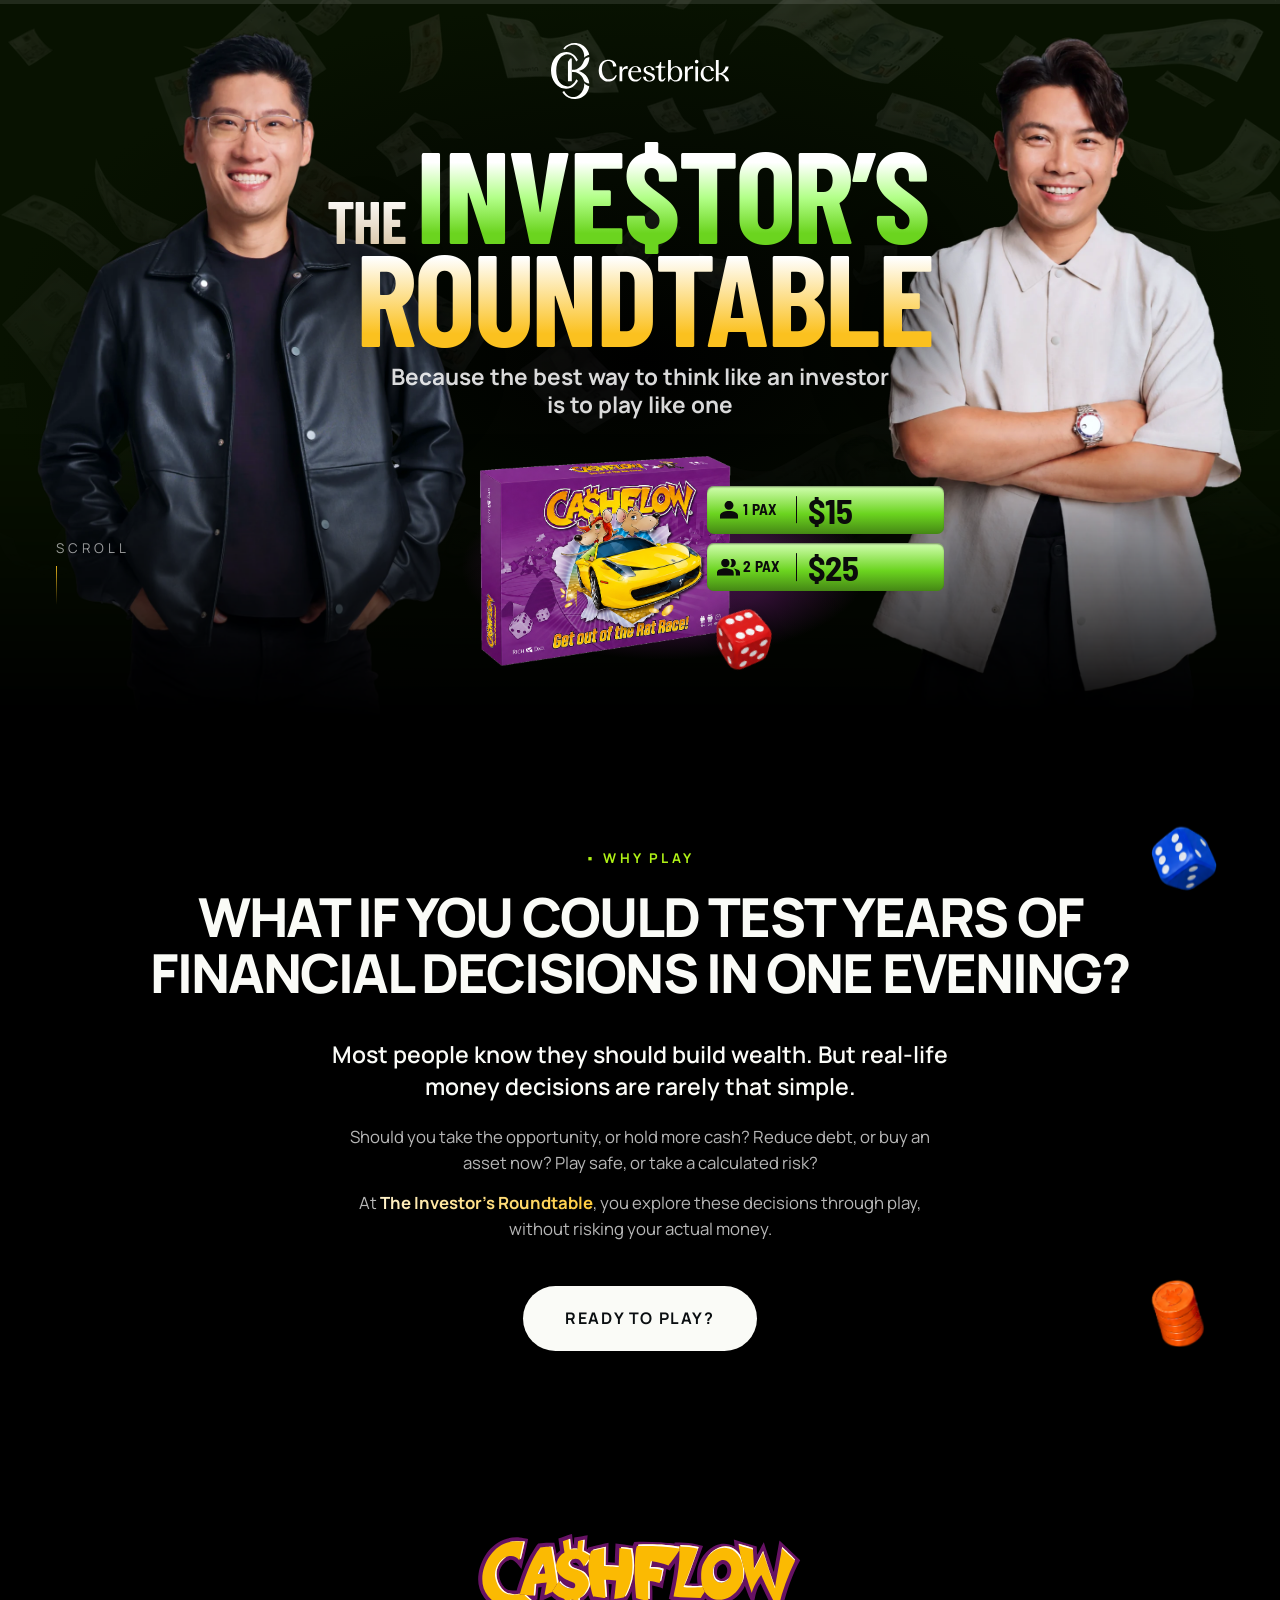
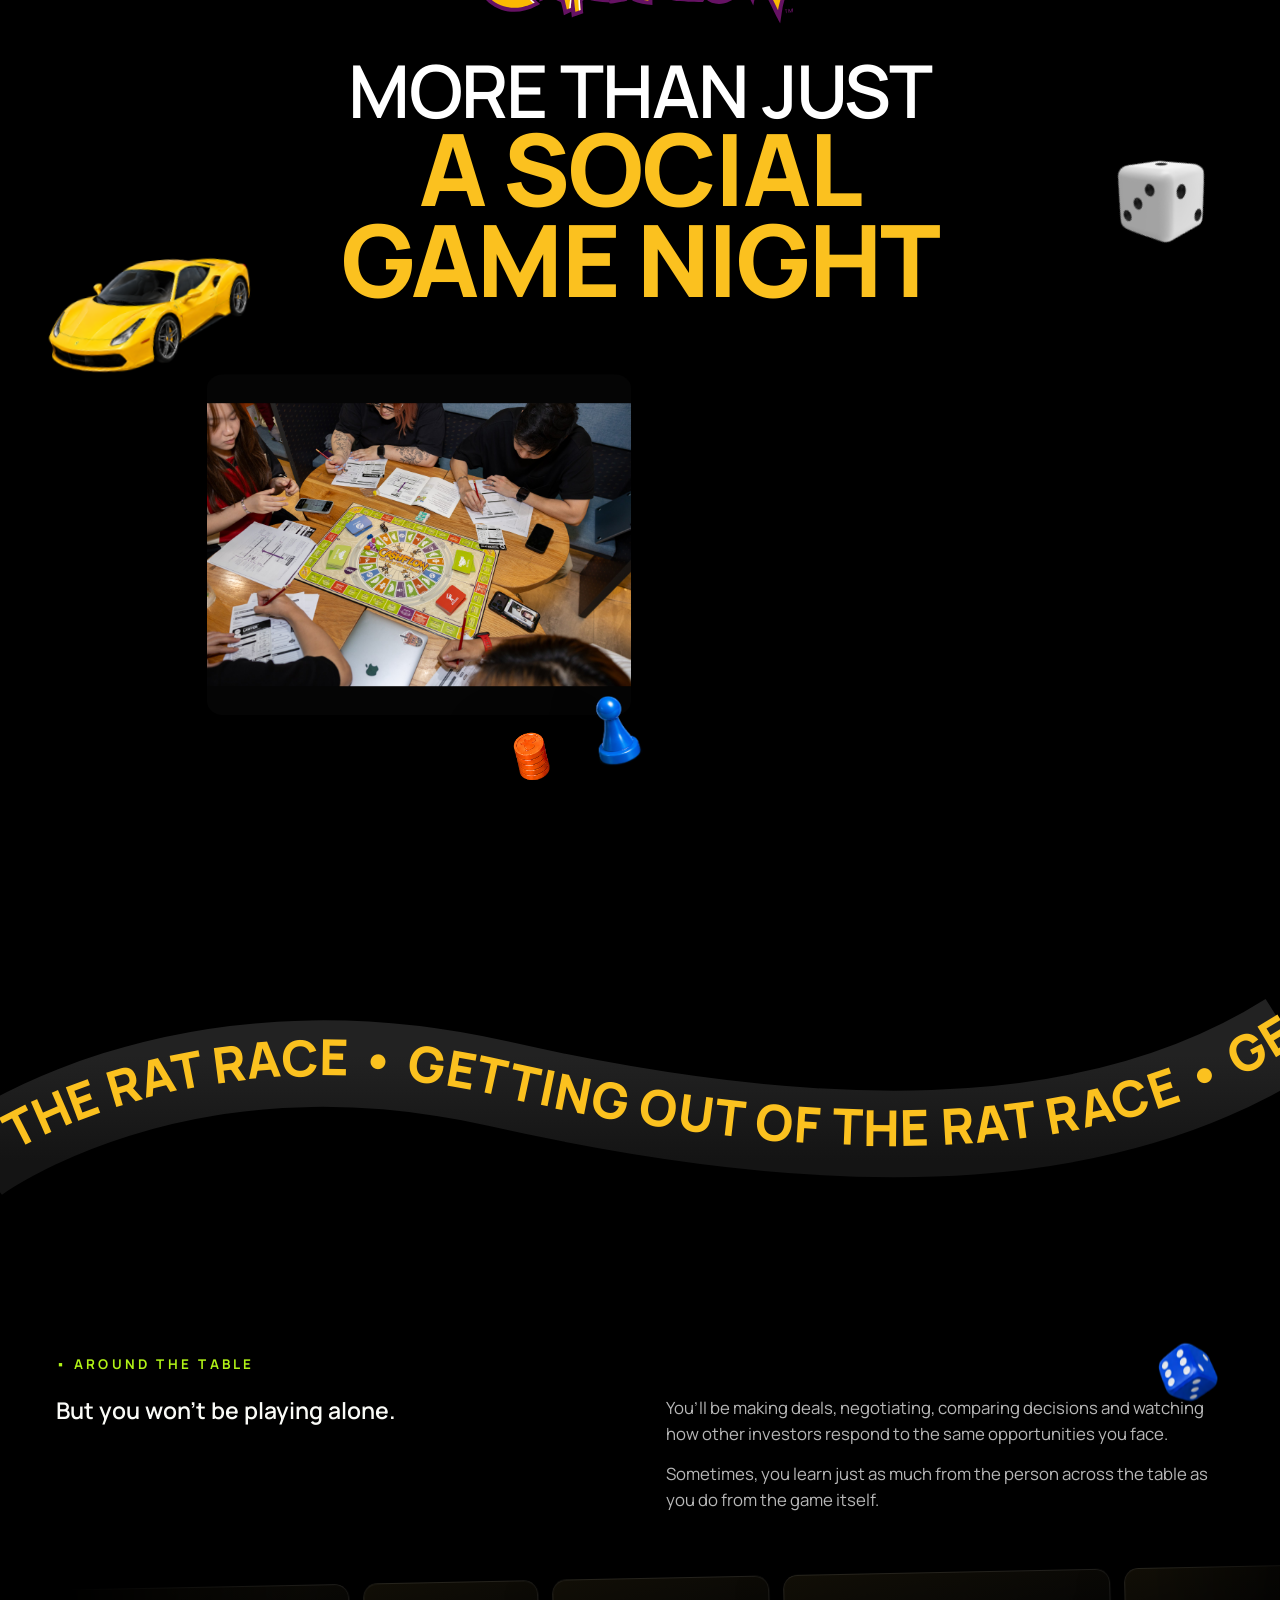
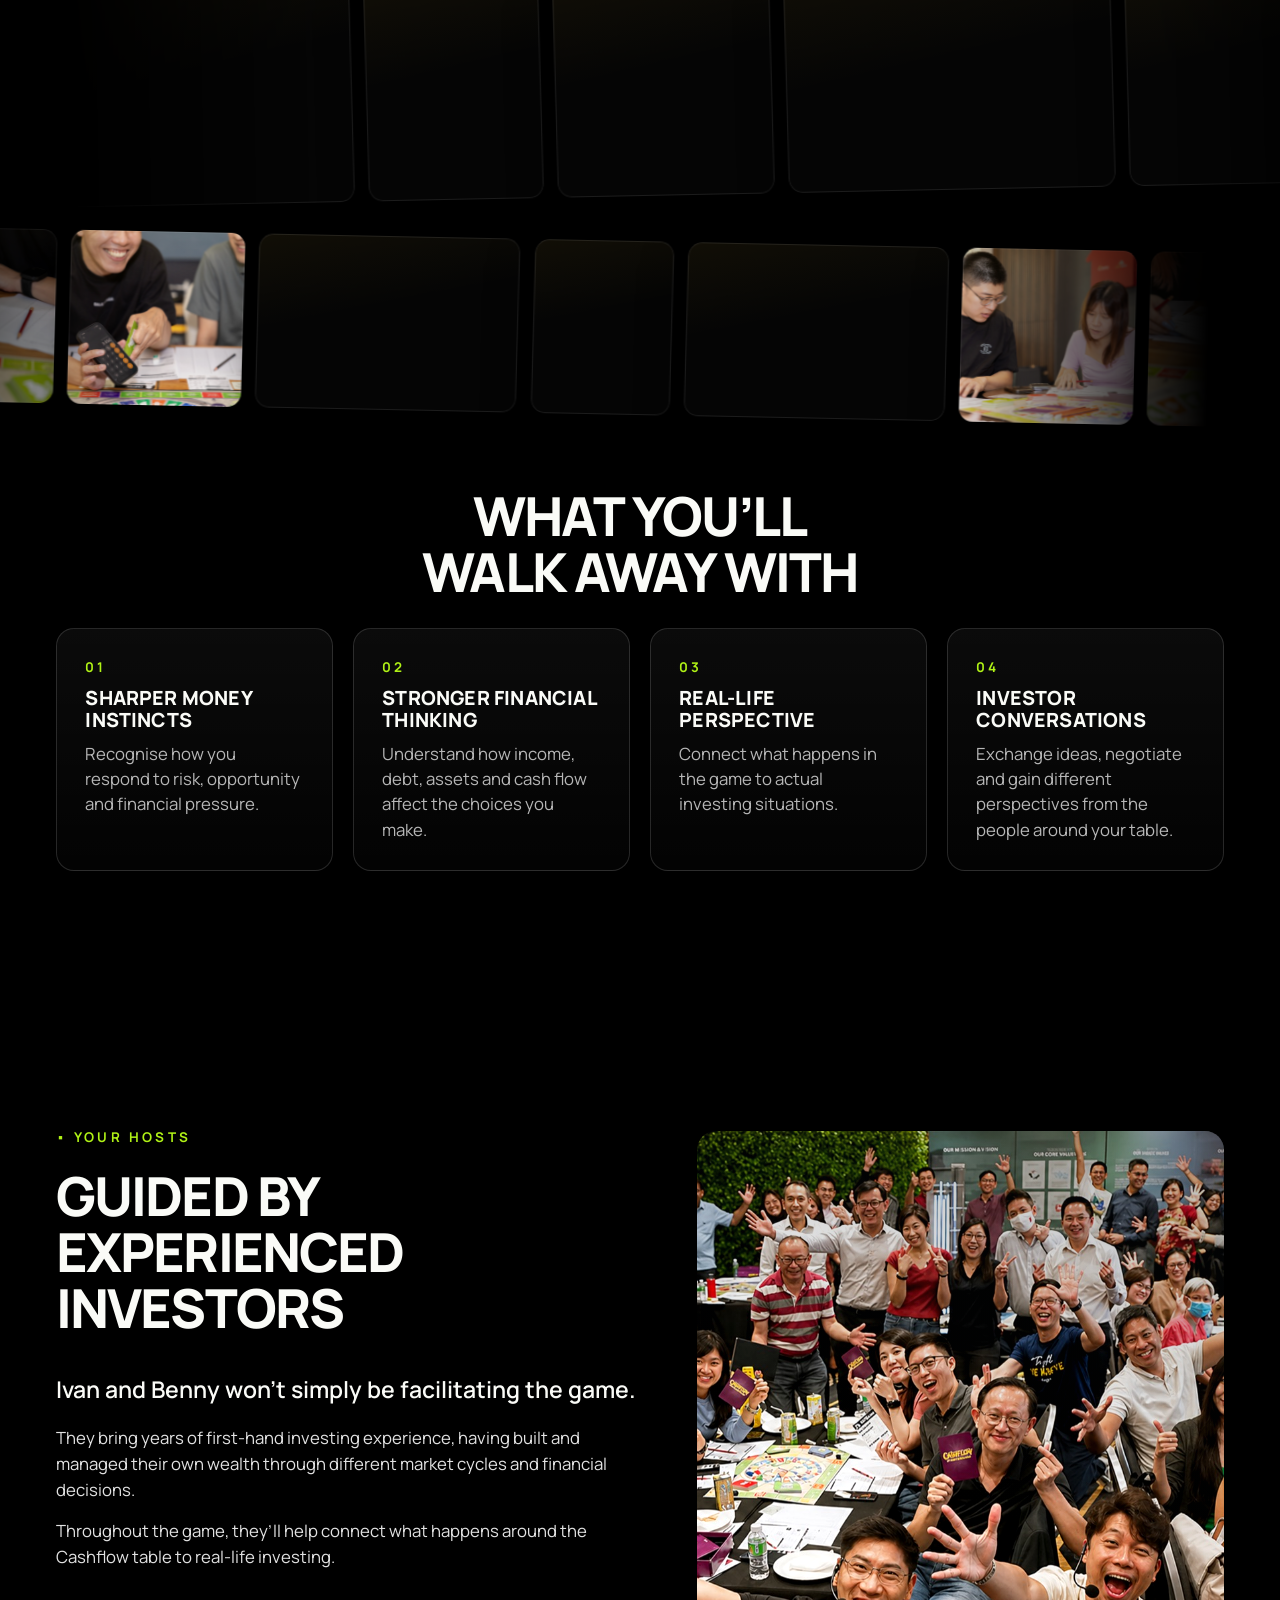
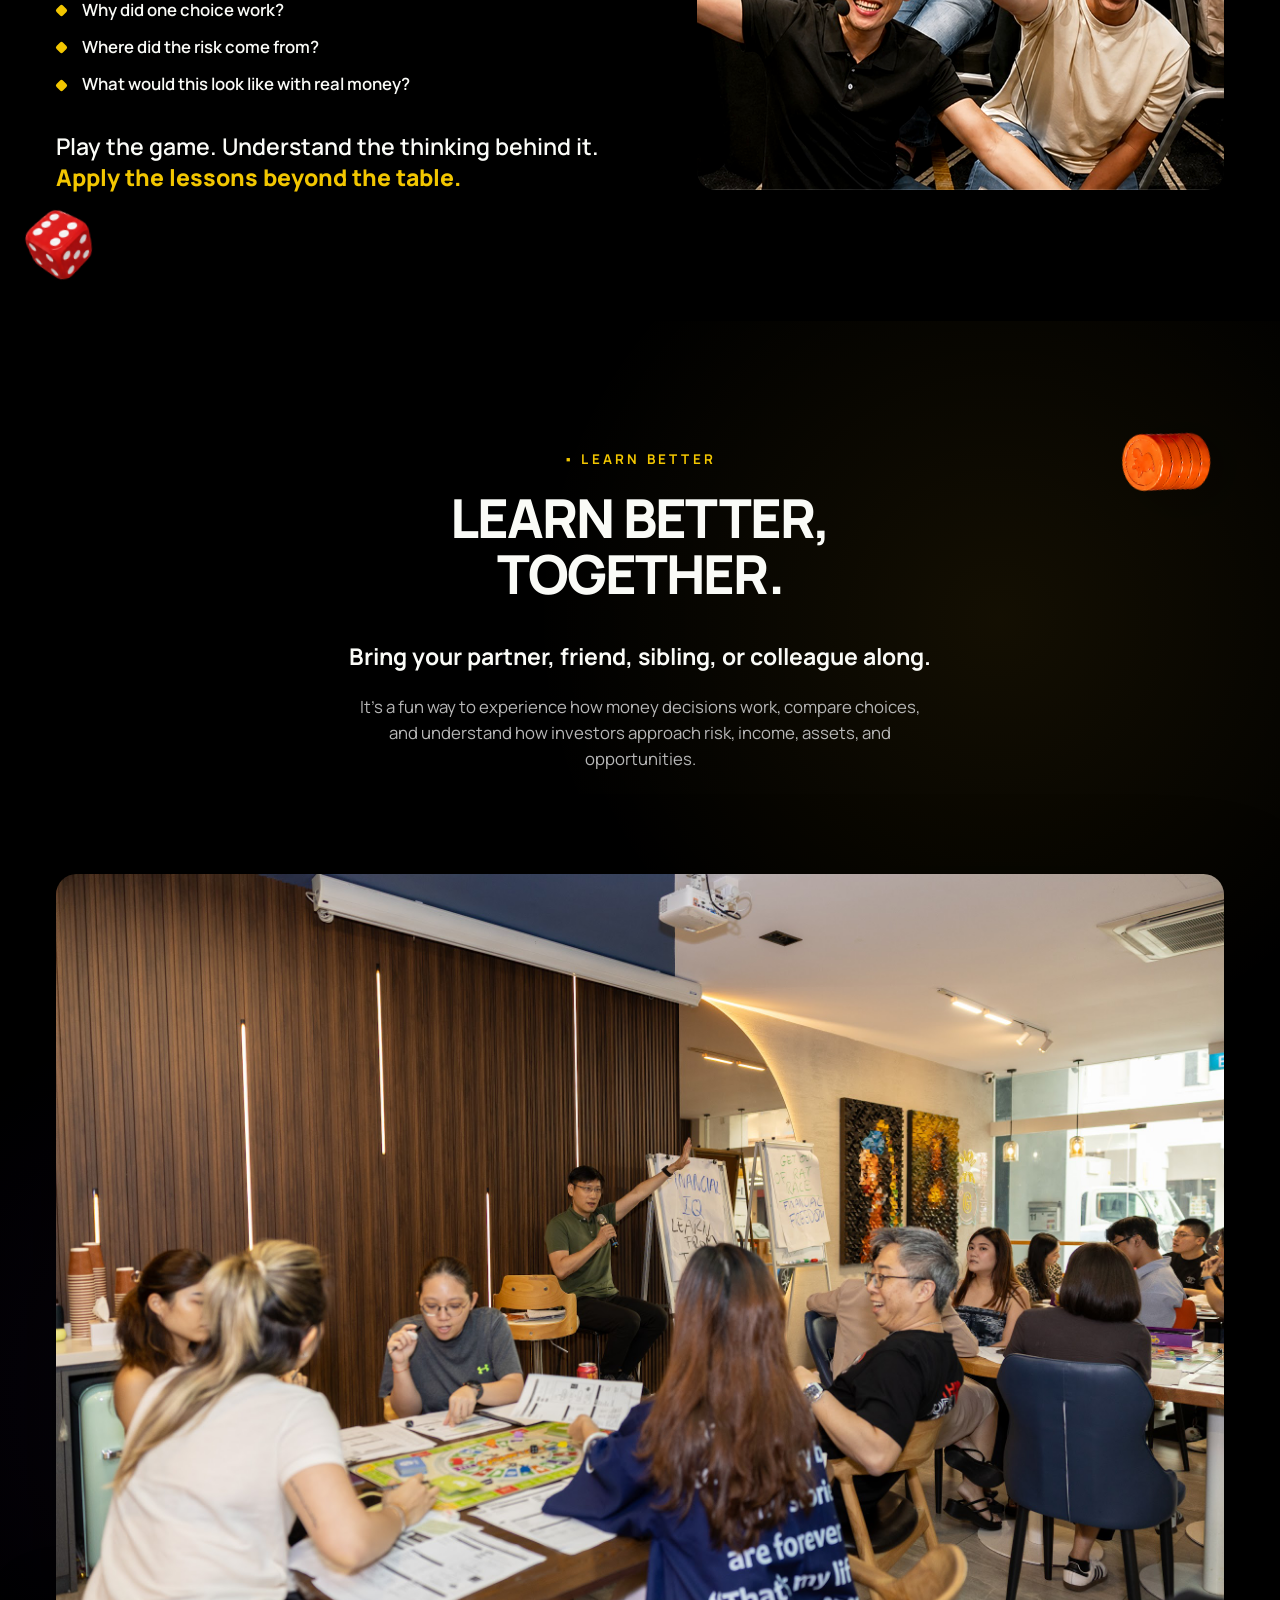
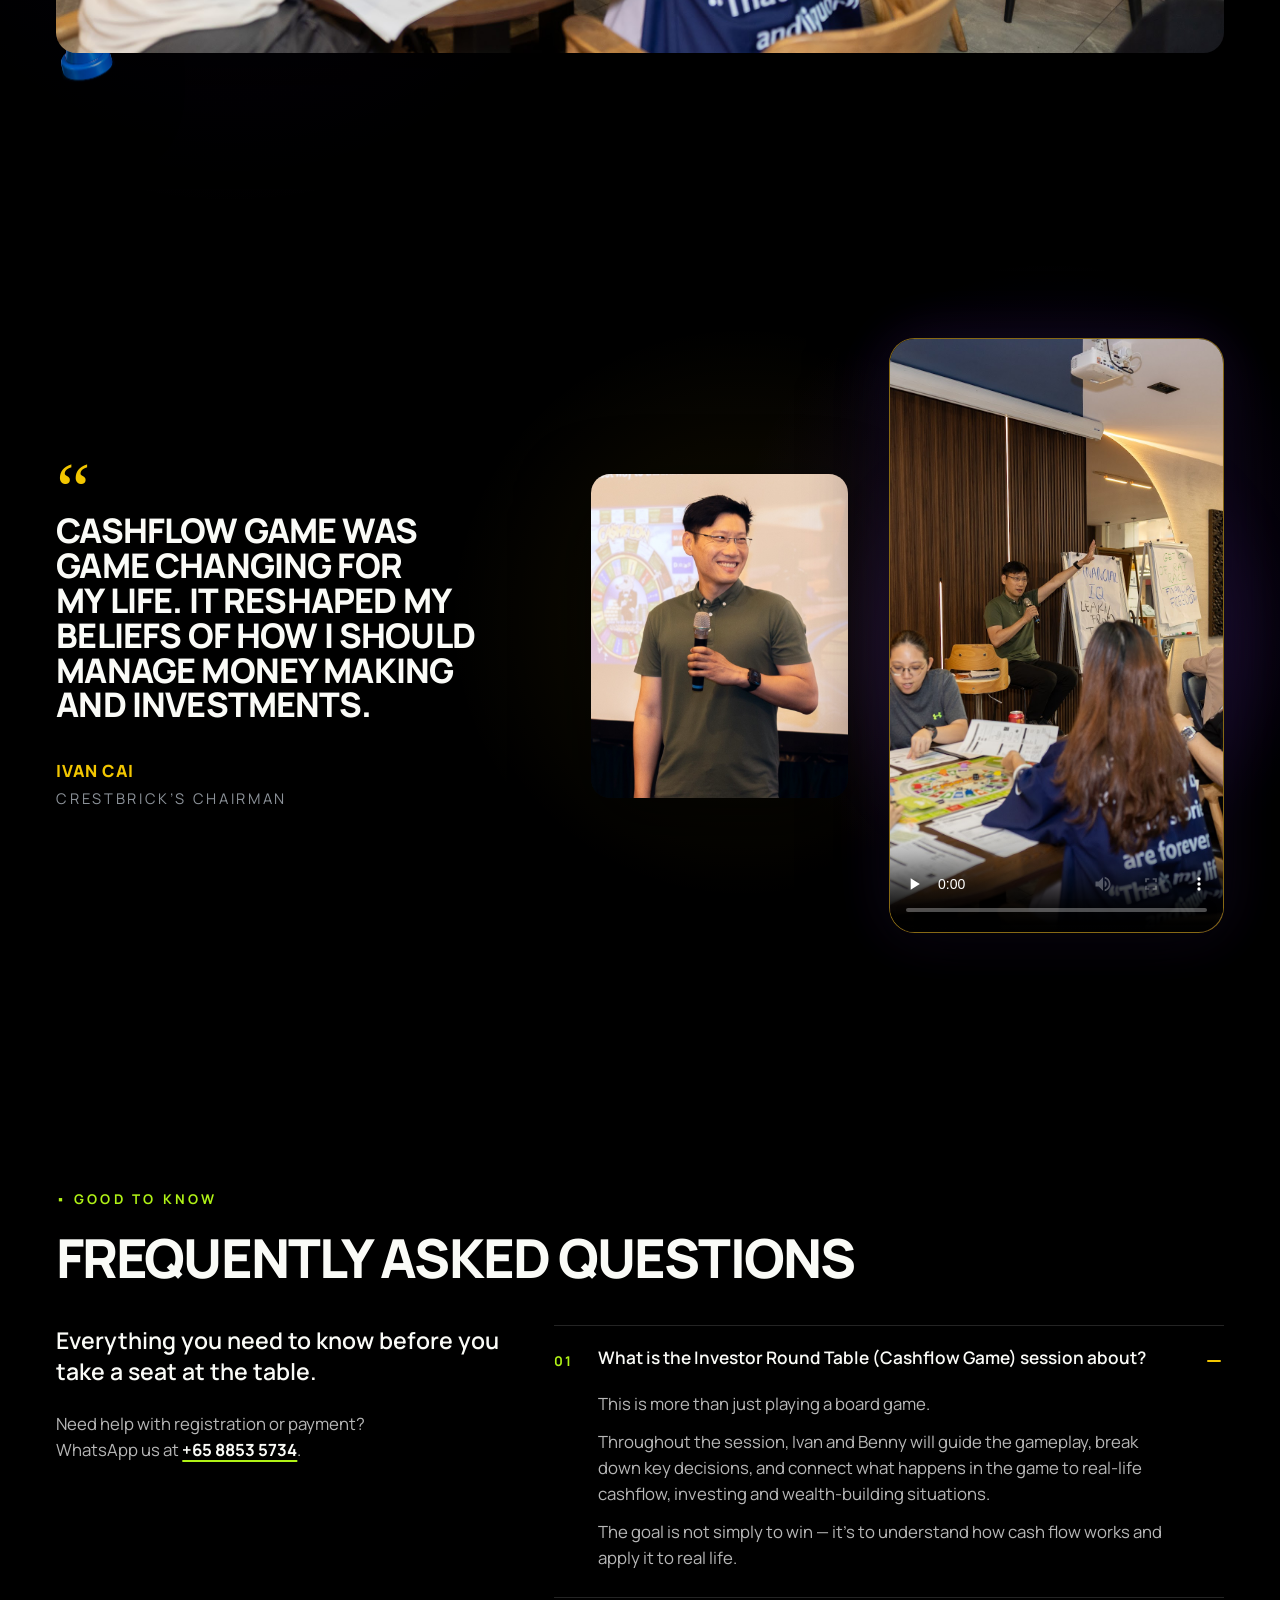
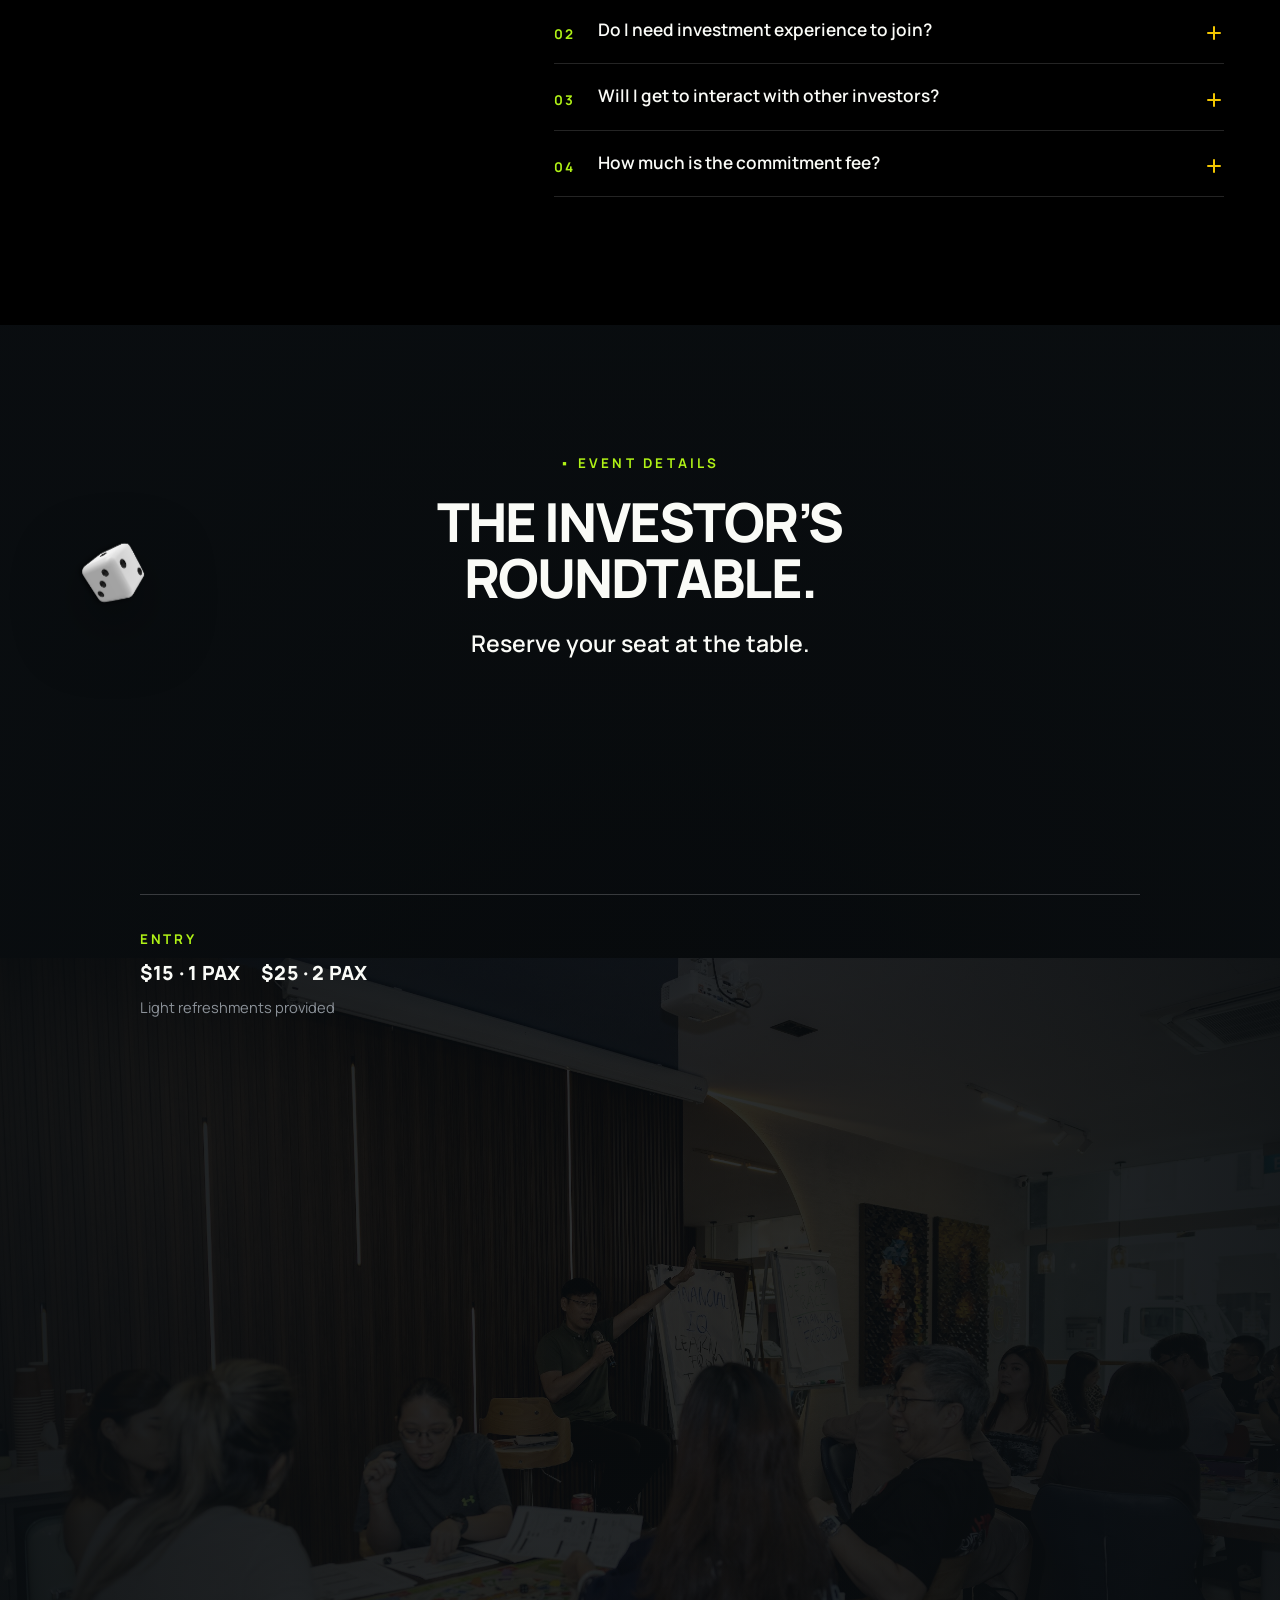
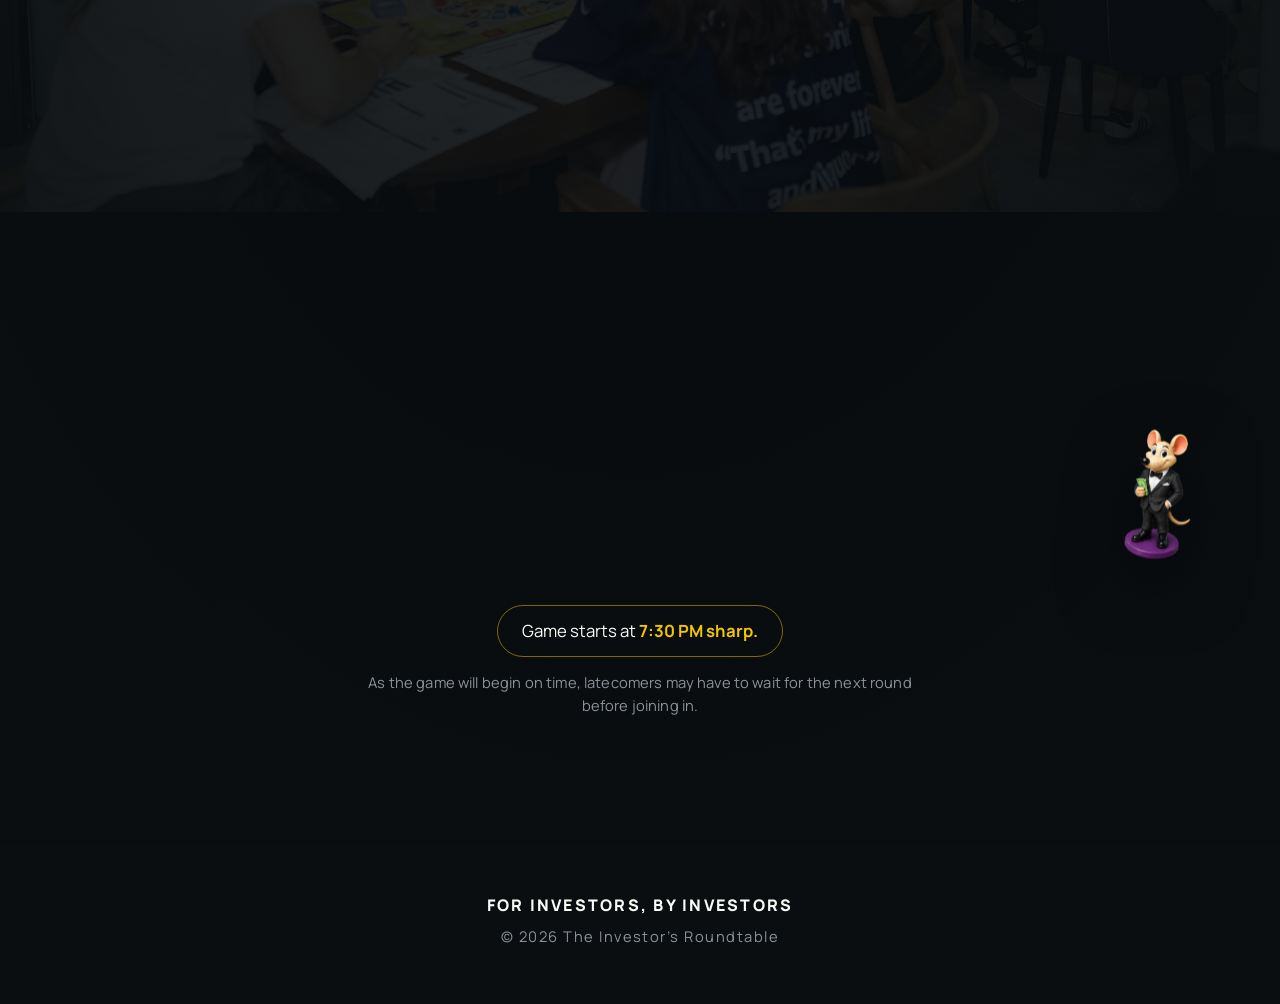
<file: site/index.html>
<!doctype html>
<html lang="en">
<head>
<meta charset="utf-8">
<meta name="viewport" content="width=device-width, initial-scale=1">
<title>The Investor's Roundtable</title>
<!-- description and og copy are lifted verbatim from the page's own lines -->
<meta name="description" content="Because the best way to think like an investor is to play like one.">
<!-- Unlisted, not private. This keeps the page out of Google, Bing and the
     Internet Archive so it is only found by someone you send the link to.
     It does NOT stop anyone who has the link. See DEPLOY.md. -->
<meta name="robots" content="noindex, nofollow, noarchive, nosnippet, noimageindex">
<meta name="googlebot" content="noindex, noimageindex">
<meta name="referrer" content="no-referrer">
<meta property="og:title" content="The Investor's Roundtable">
<meta property="og:description" content="Because the best way to think like an investor is to play like one.">
<!-- Absolute, not relative: Slack/WhatsApp/Facebook fetch this from their own
     servers, so a relative path resolves against nothing and the preview
     comes back blank. -->
<meta property="og:image" content="https://anncbk.github.io/Cashflow-Game/site/images/14-og.jpg">
<meta property="og:url" content="https://anncbk.github.io/Cashflow-Game/site/">
<meta property="og:type" content="website">
<link rel="preconnect" href="https://fonts.googleapis.com">
<link rel="preconnect" href="https://fonts.gstatic.com" crossorigin>
<link href="https://fonts.googleapis.com/css2?family=Barlow+Condensed:wght@600;700&family=Barlow+Semi+Condensed:wght@600;700&family=Manrope:wght@400;500;600;700;800&display=swap" rel="stylesheet">
<link rel="stylesheet" href="styles.css">
</head>
<body>

<!-- ══ INTERACTIVE CHROME (v3) ══
     One fixed piece: the rail that reports how far down the page you are.
     Inert under prefers-reduced-motion. Hover is left to the browser. -->
<div class="prog" aria-hidden="true"><i></i></div>


<!-- ══ NAV ══ -->
<header class="nav">
  <span class="nav__mark">The Investor&rsquo;s Roundtable</span>
  <span class="nav__mid" id="countdown" aria-live="polite"></span>
  <div class="nav__right">
    <button class="iconbtn" id="soundBtn" aria-pressed="false" aria-label="Table sounds" title="Table sounds">
      <span class="eq" aria-hidden="true"><i></i><i></i><i></i><i></i></span>
    </button>
    <a class="pill pill--white" href="#details"><span class="pill__in"><i>Ready to Play!</i><i>Ready to Play!</i></span></a>
  </div>
</header>

<!-- ══ 1 · HERO — Figma Cover_Cashflow node 58:64 "banner" ══
     The frame is 1920 × 1080. Every child below carries its Figma rect as a
     percentage of that frame, so the composition is the Figma one at any
     width instead of pixel-locking to 1920. Paint order is Figma's own:
     note rain → centre pool → ivan → benny → floor band → violet bloom →
     game box / die / price pills → the two head pools → title → subtitle →
     logo. The two head pools sit ABOVE the figures on purpose: they are what
     sinks the inner shoulders so the display type reads across them. -->
<section class="hero" id="top" data-scrub="exit">
  <div class="hero__stage">

    <!-- 58:71 · the note rain, 15% and masked to fade out downward -->
    <div class="hero__money" aria-hidden="true"></div>

    <!-- 58:73 · Ellipse 9 — the small pool the game box stands over -->
    <div class="pool pool--mid" aria-hidden="true"></div>

    <!-- 58:74 / 58:75 · the two figures, each placed at its Figma rect.
         The source PNGs are full-body cutouts in a 3072 × 4096 frame and the
         Figma fill is a custom crop at scale 0.5024 — neither cover nor
         contain reproduces it, and guessing put the figures ~20% too small.
         So each node is exported on its own and used as the asset: the person
         is then at the Figma's own crop by construction.
         A node render arrives composited over the banner's ground, so the
         ground is computed back out and subtracted to restore the alpha —
         without that the plate is an opaque rectangle and hides the note rain
         behind it. WebP because these are photographs with alpha: 121KB and
         89KB, against 1.4MB and 1.1MB as PNG. -->
    <img class="fig fig--ivan"  src="images/hero4/ivan.webp"  alt="" aria-hidden="true">
    <img class="fig fig--benny" src="images/hero4/benny.webp" alt="" aria-hidden="true">

    <!-- 58:76 · Rectangle 27 — the floor band the figures stand into -->
    <div class="hero__floor" aria-hidden="true"></div>
    <!-- 58:77 · Ellipse 11 — #761D7F at 60%, blur 100. The one violet on the
         page, and it is a bloom behind the box, never a background. -->
    <div class="hero__bloom" aria-hidden="true"></div>

    <!-- 58:78 · Group 432 — the box, the die and the two price pills -->
    <div class="offer">
      <div class="offer__box" aria-hidden="true">
        <img src="Assets/cashflow-3d-items-transparent/02-cashflow-game-box.png" alt="">
      </div>
      <img class="offer__die" src="Assets/cashflow-3d-items-transparent/05-dice-pair.png"
           alt="" aria-hidden="true" data-spin="70">

      <!-- Both tickets are price DISPLAY now, not two competing calls to
           action: registration and payment for either option happen in the one
           embedded form at #details, so both pills point there. -->
      <a class="price" style="--i:0"
         href="#details"
         aria-label="1 pax, 15 dollars — go to registration">
        <img class="price__ic" src="images/hero4/icon-1pax.svg" alt="" aria-hidden="true">
        <span class="price__k">1 pax</span>
        <b class="price__v">$15</b>
      </a>
      <a class="price price--two" style="--i:1"
         href="#details"
         aria-label="2 pax, 25 dollars — go to registration">
        <img class="price__ic" src="images/hero4/icon-2pax.svg" alt="" aria-hidden="true">
        <span class="price__k">2 pax</span>
        <b class="price__v">$25</b>
      </a>
    </div>

    <!-- 58:101 / 58:100 · Ellipse 12 and Ellipse 10 -->
    <div class="pool pool--l" aria-hidden="true"></div>
    <div class="pool pool--r" aria-hidden="true"></div>

    <!-- 58:102 · title. Three separate gradients, per the Figma. -->
    <span class="sr-only">The Investor&rsquo;s Roundtable</span>
    <h1 class="lockup" aria-hidden="true">
      <!-- THE and INVE$TOR'S are one centred row, not two independently
           placed lines. Placing them separately worked only while the webfont
           was the exact face it was measured against: with the fallback in
           play (a slow font load, or no network) the two ran into each other.
           As one flex row with a real gap they can only re-centre. -->
      <span class="lk lk--top">
        <b class="lk__the">The</b><b class="lk__inv">Inve<i>$</i>tor&rsquo;s</b>
      </span>
      <span class="lk lk--rt">Roundtable</span>
    </h1>

    <!-- 58:107 · subtitle -->
    <p class="hero__sub">Because the best way to think like an investor<br class="hero__break"> is to play like one</p>

    <!-- 58:108 · logo -->
    <img class="hero__brand" src="images/hero4/crestbrick-logo.svg" alt="Crestbrick">
  </div>

  <div class="cue" aria-hidden="true"><span>Scroll</span><i></i></div>
</section>

<!-- ══ 1b · FIRST FOLD — the premise ══
     A plain .sec / .wrap section built from the page's own type classes, so it
     inherits the rise-on-enter and scrub behaviour for free. It deliberately
     sits BETWEEN the two aspect-locked Figma compositions rather than inside
     either of them: .hero and .night both position their children as
     percentages of a fixed frame, so new copy cannot be added to them without
     moving artwork. -->
<section class="sec premise" id="why" data-scrub>
  <img class="prop prop--p1" src="Assets/cashflow-3d-items-transparent/08-card-set.png" alt="" aria-hidden="true" data-depth="24">
  <img class="prop prop--p2" src="Assets/cashflow-3d-items-transparent/10-chip-stacks.png" alt="" aria-hidden="true" data-depth="-20" data-spin="60">

  <!-- Same skeleton as the showcase intro — label, house-scale .h2, then the
       two-column lede/body split — so this section sets no type of its own. -->
  <div class="wrap wrap--center premise__inner">
    <p class="label">&#9642; Why play</p>
    <h2 class="h2" data-split>What if you could test years of financial decisions in one evening?</h2>
    <div class="cols">
      <p class="lede">Most people know they should build wealth. But real-life money decisions are rarely that simple.</p>
      <div class="cols__b">
        <p class="body body--ink">Should you take the opportunity, or hold more cash? Reduce debt, or buy an asset now? Play safe, or take a calculated risk?</p>
        <p class="body body--ink">At <b class="hi">The Investor&rsquo;s Roundtable</b>, you explore these decisions through play, without risking your actual money.</p>
      </div>
    </div>
    <a class="pill pill--cta" href="#details"><span class="pill__in"><i>Ready to Play?</i><i>Ready to Play?</i></span></a>
  </div>
</section>

<!-- ══ 2 · MORE THAN JUST — Figma node 3:39 ══ -->
<section class="sec night" id="game" data-scrub>
  <img class="prop prop--n1" src="Assets/cashflow-3d-items-transparent/07-money-stacks.png" alt="" aria-hidden="true" data-depth="26">
  <img class="prop prop--n2" src="Assets/cashflow-3d-items-transparent/01-yellow-sports-car.png" alt="" aria-hidden="true" data-depth="-22">
  <img class="prop prop--n2m" src="Assets/cashflow-3d-items-transparent/03-mouse-financier.png" alt="" aria-hidden="true" data-depth="-22">

  <div class="container night__head">
    <img class="night__logo" src="images/hero2/cashflow-logo.svg" alt="Cashflow">
    <span class="sr-only">More Than Just A Social Game Night</span>
    <h2 class="stack" aria-hidden="true">
      <span class="stack__line stack__a">More Than Just</span>
      <span class="stack__line stack__b">A Social</span>
      <span class="stack__line stack__b">Game Night</span>
    </h2>
  </div>

  <div class="container grid night__body">
    <figure class="night__shot" data-clip data-slot="board-photo" data-para="-40">
      <img src="images/hero2/board-photo.jpg" alt="The Cashflow board mid-game on the table, score sheets around it.">
      <img class="prop prop--n3" src="Assets/cashflow-3d-items-transparent/10-chip-stacks.png" alt="" aria-hidden="true" data-depth="14">
      <img class="prop prop--n4" src="Assets/cashflow-3d-items-transparent/06-pawn-set.png" alt="" aria-hidden="true" data-depth="-12">
    </figure>

    <div class="night__copy">
      <p class="body body--lg" style="--i:0">Created by Robert Kiyosaki, author of Rich Dad Poor Dad, Cashflow is a financial simulation about one goal: <b class="hi">Getting out of the rat race.</b></p>
      <p class="body body--lg" style="--i:1">To get there, you&rsquo;ll manage income, expenses, debt, opportunities, and unexpected life events, just like in real life.</p>
      <p class="body body--lg" style="--i:2">You&rsquo;ll also discover why property, when chosen and managed well, can be one of the most powerful assets in a wealth-building strategy.</p>
    </div>
  </div>

  <!-- the curved ribbon: Figma Vector 13 with its text-path, rebuilt as SVG -->
  <div class="ribbon" aria-hidden="true">
    <svg viewBox="0 0 1589.23 228.706" preserveAspectRatio="none" xmlns="http://www.w3.org/2000/svg">
      <defs>
        <linearGradient id="ribbonBand" x1="679.782" y1="66.2075" x2="679.782" y2="187.708" gradientUnits="userSpaceOnUse">
          <stop stop-color="#222222"/><stop offset="1" stop-color="#141414"/>
        </linearGradient>
        <path id="ribbonPath" d="M30.2802 188.207C30.2802 188.207 262.611 13.7643 639.28 98.7075C1078.28 197.708 1365.78 166.708 1562.28 42.7075"/>
      </defs>
      <use href="#ribbonPath" stroke="url(#ribbonBand)" stroke-width="101" fill="none"/>
      <text class="ribbon__t" dy="14">
        <textPath href="#ribbonPath" startOffset="-45%">Getting out of the rat race &#8226; Getting out of the rat race &#8226; Getting out of the rat race &#8226; Getting out of the rat race &#8226;
          <animate attributeName="startOffset" from="-45%" to="0%" dur="9s" repeatCount="indefinite"/>
        </textPath>
      </text>
    </svg>
  </div>
</section>

<!-- ══ 2b · WHAT YOU'LL WALK AWAY WITH ══
     The three "you won't be playing alone" lines open this section instead of
     sitting in .night__copy. .night is the aspect-locked 1440 × 1515 Figma
     frame and its copy is absolutely positioned at top:43%; three more
     paragraphs there would run straight into the ribbon at 83.17%. Here they
     read as the bridge from the game itself to what it leaves you with. -->
<section class="sec takeaway" id="takeaways" data-scrub>
  <img class="prop prop--t1" src="Assets/cashflow-3d-items-transparent/08-card-set.png" alt="" aria-hidden="true" data-depth="22">

  <div class="wrap takeaway__inner">
    <p class="label">&#9642; Around the table</p>
    <!-- Doc order, verbatim: the three "playing alone" lines lead, and the
         WHAT YOU'LL WALK AWAY WITH heading follows them, introducing the four
         cards. Only the type scale is the house one — the sequence is the doc's. -->
    <div class="cols">
      <p class="lede">But you won&rsquo;t be playing alone.</p>
      <div class="cols__b">
        <p class="body body--ink">You&rsquo;ll be making deals, negotiating, comparing decisions and watching how other investors respond to the same opportunities you face.</p>
        <p class="body body--ink">Sometimes, you learn just as much from the person across the table as you do from the game itself.</p>
      </div>
    </div>
  </div>

  <!-- Two crossed strips instead of a stacked collage: every photo keeps its
       own frame, nothing overlaps, and the motion carries the interest.
       Each strip holds the set three times over so the loop never shows a
       gap, however wide the screen. -->
  <div class="reel" id="showcase" data-rise>
    <div class="reel__row reel__row--a">
      <div class="reel__drift">
        <div class="reel__track">
          <!-- the set -->
          <figure class="frame frame--wide" style="--i:0">
            <img src="images/02-fan-left.jpg" alt="Players laughing together around the table." loading="lazy" decoding="async">
          </figure>
          <figure class="frame frame--tall" style="--i:1">
            <img src="images/05-tile-wide.jpg" alt="Players seated around the board working through their sheets." loading="lazy" decoding="async">
          </figure>
          <figure class="frame frame--sq" style="--i:3">
            <img src="images/07-tile-right.jpg" alt="Hands over the board, pieces and dice mid-play." loading="lazy" decoding="async">
          </figure>
          <figure class="frame frame--wide" style="--i:4">
            <img src="images/12-loose-5.jpg" alt="Players around the table mid-game." loading="lazy" decoding="async">
          </figure>
          <figure class="frame frame--tall" style="--i:5">
            <img src="images/03-fan-centre.jpg" alt="A group leaning in over the board mid-turn." loading="lazy" decoding="async">
          </figure>
          <!-- loop copy 1 -->
          <figure class="frame frame--wide" style="--i:0" aria-hidden="true">
            <img src="images/02-fan-left.jpg" alt="" loading="lazy" decoding="async">
          </figure>
          <figure class="frame frame--tall" style="--i:1" aria-hidden="true">
            <img src="images/05-tile-wide.jpg" alt="" loading="lazy" decoding="async">
          </figure>
          <figure class="frame frame--sq" style="--i:3" aria-hidden="true">
            <img src="images/07-tile-right.jpg" alt="" loading="lazy" decoding="async">
          </figure>
          <figure class="frame frame--wide" style="--i:4" aria-hidden="true">
            <img src="images/12-loose-5.jpg" alt="" loading="lazy" decoding="async">
          </figure>
          <figure class="frame frame--tall" style="--i:5" aria-hidden="true">
            <img src="images/03-fan-centre.jpg" alt="" loading="lazy" decoding="async">
          </figure>
          <!-- loop copy 2 -->
          <figure class="frame frame--wide" style="--i:0" aria-hidden="true">
            <img src="images/02-fan-left.jpg" alt="" loading="lazy" decoding="async">
          </figure>
          <figure class="frame frame--tall" style="--i:1" aria-hidden="true">
            <img src="images/05-tile-wide.jpg" alt="" loading="lazy" decoding="async">
          </figure>
          <figure class="frame frame--sq" style="--i:3" aria-hidden="true">
            <img src="images/07-tile-right.jpg" alt="" loading="lazy" decoding="async">
          </figure>
          <figure class="frame frame--wide" style="--i:4" aria-hidden="true">
            <img src="images/12-loose-5.jpg" alt="" loading="lazy" decoding="async">
          </figure>
          <figure class="frame frame--tall" style="--i:5" aria-hidden="true">
            <img src="images/03-fan-centre.jpg" alt="" loading="lazy" decoding="async">
          </figure>
        </div>
      </div>
    </div>

    <div class="reel__row reel__row--b">
      <div class="reel__drift">
        <div class="reel__track">
          <!-- the set -->
          <figure class="frame frame--wide" style="--i:0">
            <img src="images/06-tile-mid.jpg" alt="A hand filling in a financial statement with a pen." loading="lazy" decoding="async">
          </figure>
          <figure class="frame frame--sq" style="--i:1">
            <img src="images/10-loose-3.jpg" alt="A player laughing while working out the numbers." loading="lazy" decoding="async">
          </figure>
          <figure class="frame frame--wide" style="--i:2">
            <img src="images/04-fan-right.jpg" alt="Players around the board comparing their sheets." loading="lazy" decoding="async">
          </figure>
          <figure class="frame frame--tall" style="--i:3">
            <img src="images/15-loose-6.jpg" alt="The table mid-game seen from above, boards and score sheets in play." loading="lazy" decoding="async">
          </figure>
          <figure class="frame frame--wide" style="--i:4">
            <img src="images/11-loose-4.jpg" alt="Players talking across the board." loading="lazy" decoding="async">
          </figure>
          <figure class="frame frame--sq" style="--i:5">
            <img src="images/08-loose-1.jpg" alt="A table of players part-way through a round." loading="lazy" decoding="async">
          </figure>
          <!-- loop copy 1 -->
          <figure class="frame frame--wide" style="--i:0" aria-hidden="true">
            <img src="images/06-tile-mid.jpg" alt="" loading="lazy" decoding="async">
          </figure>
          <figure class="frame frame--sq" style="--i:1" aria-hidden="true">
            <img src="images/10-loose-3.jpg" alt="" loading="lazy" decoding="async">
          </figure>
          <figure class="frame frame--wide" style="--i:2" aria-hidden="true">
            <img src="images/04-fan-right.jpg" alt="" loading="lazy" decoding="async">
          </figure>
          <figure class="frame frame--tall" style="--i:3" aria-hidden="true">
            <img src="images/15-loose-6.jpg" alt="" loading="lazy" decoding="async">
          </figure>
          <figure class="frame frame--wide" style="--i:4" aria-hidden="true">
            <img src="images/11-loose-4.jpg" alt="" loading="lazy" decoding="async">
          </figure>
          <figure class="frame frame--sq" style="--i:5" aria-hidden="true">
            <img src="images/08-loose-1.jpg" alt="" loading="lazy" decoding="async">
          </figure>
          <!-- loop copy 2 -->
          <figure class="frame frame--wide" style="--i:0" aria-hidden="true">
            <img src="images/06-tile-mid.jpg" alt="" loading="lazy" decoding="async">
          </figure>
          <figure class="frame frame--sq" style="--i:1" aria-hidden="true">
            <img src="images/10-loose-3.jpg" alt="" loading="lazy" decoding="async">
          </figure>
          <figure class="frame frame--wide" style="--i:2" aria-hidden="true">
            <img src="images/04-fan-right.jpg" alt="" loading="lazy" decoding="async">
          </figure>
          <figure class="frame frame--tall" style="--i:3" aria-hidden="true">
            <img src="images/15-loose-6.jpg" alt="" loading="lazy" decoding="async">
          </figure>
          <figure class="frame frame--wide" style="--i:4" aria-hidden="true">
            <img src="images/11-loose-4.jpg" alt="" loading="lazy" decoding="async">
          </figure>
          <figure class="frame frame--sq" style="--i:5" aria-hidden="true">
            <img src="images/08-loose-1.jpg" alt="" loading="lazy" decoding="async">
          </figure>
        </div>
      </div>
    </div>
  </div>

  <!-- data-static: the harness would otherwise fade this block in on entry,
       and the four cards are wanted visible at all times — no reveal. -->
  <div class="wrap" data-static>
    <h2 class="h2" data-split>What You&rsquo;ll<br>Walk Away With</h2>
    <div class="takeaway__grid">
      <article class="tak" style="--i:0">
        <span class="tak__n">01</span>
        <h3 class="tak__h">Sharper Money Instincts</h3>
        <p class="tak__p">Recognise how you respond to risk, opportunity and financial pressure.</p>
      </article>
      <article class="tak" style="--i:1">
        <span class="tak__n">02</span>
        <h3 class="tak__h">Stronger Financial Thinking</h3>
        <p class="tak__p">Understand how income, debt, assets and cash flow affect the choices you make.</p>
      </article>
      <article class="tak" style="--i:2">
        <span class="tak__n">03</span>
        <h3 class="tak__h">Real-Life Perspective</h3>
        <p class="tak__p">Connect what happens in the game to actual investing situations.</p>
      </article>
      <article class="tak" style="--i:3">
        <span class="tak__n">04</span>
        <h3 class="tak__h">Investor Conversations</h3>
        <p class="tak__p">Exchange ideas, negotiate and gain different perspectives from the people around your table.</p>
      </article>
    </div>
  </div>
</section>

<!-- ══ 3 · THIRD FOLD — guided by experienced investors ══
     Copy on the left, the room on the right. The photo used to be a full-bleed
     backdrop under the copy; it is now a card beside it, cropped from its
     bottom-right corner so Ivan and Benny — the two with headsets — stay in
     frame at every column width. The crowd behind them is what gets cut. -->
<section class="sec guides" id="hosts" data-scrub>
  <img class="prop prop--g1" src="Assets/cashflow-3d-items-transparent/05-dice-pair.png" alt="" aria-hidden="true" data-depth="-24" data-spin="-80">

  <div class="wrap guides__inner">
    <div class="guides__grid">
      <div class="guides__text">
        <p class="label">&#9642; Your hosts</p>
        <h2 class="h2" data-split>Guided By<br>Experienced Investors</h2>
        <div class="guides__copy">
          <p class="lede">Ivan and Benny won&rsquo;t simply be facilitating the game.</p>
          <p class="body body--ink">They bring years of first-hand investing experience, having built and managed their own wealth through different market cycles and financial decisions.</p>
          <p class="body body--ink">Throughout the game, they&rsquo;ll help connect what happens around the Cashflow table to real-life investing.</p>

          <ul class="asks asks--gold">
            <li>Why did one choice work?</li>
            <li>Where did the risk come from?</li>
            <li>What would this look like with real money?</li>
          </ul>

          <p class="guides__kicker">Play the game. Understand the thinking behind it. <b>Apply the lessons beyond the table.</b></p>
        </div>
      </div>

      <!-- Swap the file at images/16-hosts-bg.jpg to change the photo; nothing
           else references it. Keep the hosts in the bottom-right of the source:
           that is the corner the CSS crop anchors to. -->
      <figure class="slot guides__photo">
        <img src="images/16-hosts-bg.jpg"
             alt="Ivan and Benny, headsets on, in front of the Cashflow community at the end of a game night."
             loading="lazy" decoding="async">
      </figure>
    </div>
  </div>
</section>

<!-- ══ EDITORIAL PHOTO SHOWCASE ══ -->
<section class="sec sec--showcase" id="together" data-scrub>
  <img class="prop prop--v1" src="Assets/cashflow-3d-items-transparent/10-chip-stacks.png" alt="" aria-hidden="true" data-depth="24" data-spin="120">
  <img class="prop prop--v2" src="Assets/cashflow-3d-items-transparent/06-pawn-set.png" alt="" aria-hidden="true" data-depth="-30">
  <div class="wrap wrap--center showcase__intro">
    <p class="label">&#9642; Learn better</p>
    <h2 class="h2 h2--ink" data-split>Learn Better,<br>Together.</h2>
    <div class="cols">
      <p class="lede lede--ink">Bring your partner, friend, sibling, or colleague along.</p>
      <div class="cols__b">
        <p class="body body--ink">It&rsquo;s a fun way to experience how money decisions work, compare choices, and understand how investors approach risk, income, assets, and opportunities.</p>
      </div>
    </div>
  </div>

  <figure class="wrap showcase__group">
    <img src="images/13-details-bg.jpg"
         alt="The Cashflow community learning and playing together in a bright room."
         loading="lazy" decoding="async">
  </figure>
</section>

<!-- ══ IVAN QUOTE + EVENT FILM ══ -->
<section class="sec film" id="moments">
  <div class="wrap film__grid" data-static>
    <div class="film__quote">
      <blockquote class="film__quote-text">Cashflow game was game changing for my life. It reshaped my beliefs of how I should manage money making and investments.</blockquote>
      <div class="byline">
        <span class="byline__name">Ivan Cai</span>
        <span class="byline__role">Crestbrick&rsquo;s Chairman</span>
      </div>
    </div>

    <figure class="film__portrait">
      <img src="images/ivan-quote.jpg"
           alt="Ivan Cai, Crestbrick's Chairman, speaking at Cashflow Game Night."
           loading="lazy" decoding="async">
    </figure>

    <div class="film__media">
      <div class="film__screen">
        <video
          controls
          playsinline
          preload="none"
          poster="images/13-details-bg.jpg"
          aria-label="Cashflow Game Night video">
          <source
            src="media/cashflow-game-night.mp4"
            type="video/mp4">
          Your browser does not support HTML video.
        </video>
      </div>
    </div>
  </div>
</section>

<!-- ══ FAQ ══
     Native <details>/<summary>, so the disclosure works with no JS, is
     keyboard-operable, and each summary is a full-width ≥ 44px tap target.
     The first one is open so the block never reads as an empty list.
     Layout is the page's own .cols split: intro copy and the WhatsApp line in
     the lede column, the list in the body column. -->
<section class="sec faq" id="faq">
  <div class="wrap faq__inner">
    <p class="label">&#9642; Good to know</p>
    <h2 class="h2" data-split>Frequently Asked Questions</h2>

    <div class="cols faq__cols">
      <div class="faq__aside">
        <p class="lede">Everything you need to know before you take a seat at the table.</p>
        <p class="body body--ink faq__help">Need help with registration or payment? WhatsApp us at <a href="https://wa.me/6588535734" rel="noopener">+65 8853 5734</a>.</p>
      </div>

      <div class="faq__list">
        <details class="qa" open>
          <summary class="qa__q"><span class="qa__n">01</span><span class="qa__t">What is the Investor Round Table (Cashflow Game) session about?</span><i class="qa__i" aria-hidden="true"></i></summary>
          <div class="qa__a">
            <p>This is more than just playing a board game.</p>
            <p>Throughout the session, Ivan and Benny will guide the gameplay, break down key decisions, and connect what happens in the game to real-life cashflow, investing and wealth-building situations.</p>
            <p>The goal is not simply to win &mdash; it&rsquo;s to understand how cash flow works and apply it to real life.</p>
          </div>
        </details>

        <details class="qa">
          <summary class="qa__q"><span class="qa__n">02</span><span class="qa__t">Do I need investment experience to join?</span><i class="qa__i" aria-hidden="true"></i></summary>
          <div class="qa__a">
            <p>No. The session is suitable for both beginners and experienced investors.</p>
            <p>You&rsquo;ll explore practical concepts such as cashflow, assets, liabilities, leverage, risk and opportunity in an interactive and easy-to-understand environment.</p>
          </div>
        </details>

        <details class="qa">
          <summary class="qa__q"><span class="qa__n">03</span><span class="qa__t">Will I get to interact with other investors?</span><i class="qa__i" aria-hidden="true"></i></summary>
          <div class="qa__a">
            <p>Yes. That&rsquo;s part of the Investor Round Table experience.</p>
            <p>You&rsquo;ll play, discuss, negotiate and make decisions together with other participants &mdash; learning not only from Ivan and Benny, but also from the different perspectives around your table.</p>
          </div>
        </details>

        <details class="qa">
          <summary class="qa__q"><span class="qa__n">04</span><span class="qa__t">How much is the commitment fee?</span><i class="qa__i" aria-hidden="true"></i></summary>
          <div class="qa__a">
            <p>The commitment fee is <b>$15</b> for 1 pax and <b>$25</b> for 2 pax. If you&rsquo;re bringing a plus one, please register and make payment for your partner as well.</p>
            <p>The fee helps us secure your seat and prepare the session accordingly. All payments are non-refundable. Light refreshments will be provided.</p>
          </div>
        </details>
      </div>
    </div>
  </div>
</section>

<!-- ══ EVENT DETAILS ══ -->
<section class="sec details" id="details" data-scrub="in">
  <figure class="slot details__bg" data-slot="13-details-bg"><img src="images/13-details-bg.jpg" alt="The full room, tables and players."></figure>
  <div class="details__veil" aria-hidden="true"></div>
  <img class="prop prop--d1" src="Assets/cashflow-3d-items-transparent/07-money-stacks.png" alt="" aria-hidden="true" data-depth="30">
  <img class="prop prop--d2" src="Assets/cashflow-3d-items-transparent/03-mouse-financier.png" alt="" aria-hidden="true" data-depth="-26">

  <div class="wrap details__inner">
    <p class="label">&#9642; Event Details</p>
    <h2 class="h2" data-split>The Investor&rsquo;s<br>Roundtable.</h2>
    <p class="lede">Reserve your seat at the table.</p>

    <div class="statgrid">
      <div class="stat" style="--i:0"><span class="stat__k">Date</span><b>11 September 2026</b><i>(Friday)</i></div>
      <div class="stat" style="--i:1"><span class="stat__k">Time</span><b>7:30 PM &ndash; 10:30 PM</b><i>Registration starts at 7:00 PM</i></div>
      <div class="stat" style="--i:2"><span class="stat__k">Where</span><b>Suntec City Convention Centre</b><i>Level 3, Room 320</i></div>
      <div class="stat stat--entry" style="--i:3">
        <span class="stat__k">Entry</span>
        <b>$15 &middot; 1 pax &nbsp; &nbsp; $25 &middot; 2 pax</b>
        <i class="entry-note">Light refreshments provided</i>
        <!-- Registering and paying both happen inside this form now, so the two
             fastpaydirect links that used to sit here are gone. GHL's
             form_embed.js (end of <body>) listens for the form's own postMessage
             and writes an explicit px height onto the iframe; the inline height
             is only what shows if that script never loads, so it is the form's
             full data-height rather than a guess. -->
        <div class="entry-form">
          <iframe
            src="https://api.leadconnectorhq.com/widget/form/w7kI51nYMyGytQtdXI7y"
            style="width:100%;height:1118px;border:none;border-radius:8px"
            id="inline-w7kI51nYMyGytQtdXI7y"
            data-layout="{'id':'INLINE'}"
            data-trigger-type="alwaysShow"
            data-trigger-value=""
            data-activation-type="alwaysActivated"
            data-activation-value=""
            data-deactivation-type="neverDeactivate"
            data-deactivation-value=""
            data-form-name="Investor&rsquo;s Roundtable Sep 2026"
            data-height="1118"
            data-layout-iframe-id="inline-w7kI51nYMyGytQtdXI7y"
            data-form-id="w7kI51nYMyGytQtdXI7y"
            title="Investor&rsquo;s Roundtable Sep 2026"></iframe>
        </div>
      </div>
    </div>

    <p class="sharp">Game starts at <b>7:30 PM sharp.</b></p>
    <p class="fineprint">As the game will begin on time, latecomers may have to wait for the next round before joining in.</p>
  </div>
</section>


<footer class="foot">
  <p class="foot__a">For Investors, By Investors</p>
  <p class="foot__b">&copy; 2026 The Investor&rsquo;s Roundtable</p>
</footer>

<script src="https://link.msgsndr.com/js/form_embed.js"></script>
<script src="app.js?v=20260825-native-scroll"></script>
</body>
</html>
</file>
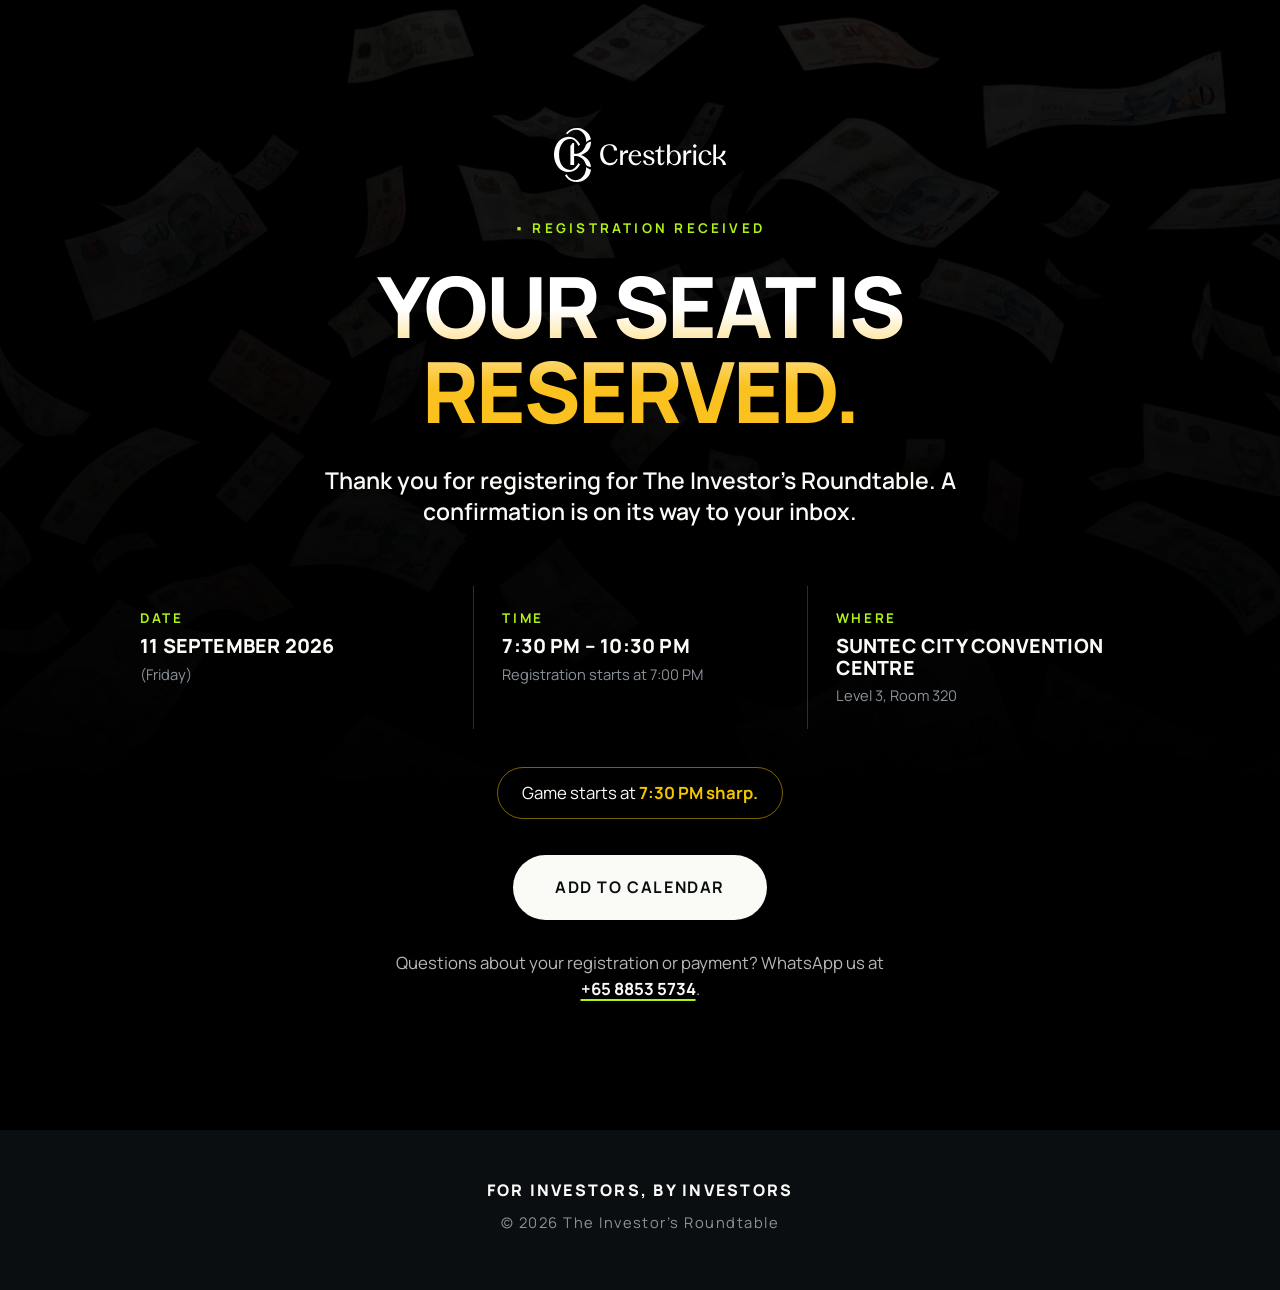
<file: site/thank-you.html>
<!doctype html>
<html lang="en">
<head>
<meta charset="utf-8">
<meta name="viewport" content="width=device-width, initial-scale=1">
<title>Seat reserved &middot; The Investor's Roundtable</title>
<meta name="description" content="Your seat at The Investor's Roundtable is reserved. Friday 11 September 2026, 7:30 PM, Suntec City Convention Centre.">
<!-- A post-submit page: never indexed, never previewed. -->
<meta name="robots" content="noindex, nofollow, noarchive, nosnippet, noimageindex">
<meta name="googlebot" content="noindex, noimageindex">
<meta name="referrer" content="no-referrer">
<meta property="og:title" content="Seat reserved &middot; The Investor's Roundtable">
<meta property="og:description" content="Friday 11 September 2026 &middot; 7:30 PM &middot; Suntec City Convention Centre, Level 3, Room 320.">
<meta property="og:image" content="https://anncbk.github.io/Cashflow-Game/site/images/14-og.jpg">
<meta property="og:url" content="https://anncbk.github.io/Cashflow-Game/site/thank-you.html">
<meta property="og:type" content="website">
<link rel="preconnect" href="https://fonts.googleapis.com">
<link rel="preconnect" href="https://fonts.gstatic.com" crossorigin>
<link href="https://fonts.googleapis.com/css2?family=Manrope:wght@400;500;600;700;800&display=swap" rel="stylesheet">
<link rel="stylesheet" href="styles.css">
</head>
<body>

<!-- One screen, no script: the page has to read the same on GitHub Pages and
     pasted into a GoHighLevel funnel step, so it leans on styles.css only.
     Same components as the landing page's event-details section. Paths are
     relative like index.html; GHL-FUNNEL.md has the one-liner that makes
     them absolute for the paste. -->
<main class="sec ty" id="thanks">
  <!-- the hero's note rain, fainter, fading out toward the details -->
  <div class="ty__money" aria-hidden="true"></div>
  <div class="wrap wrap--center">
    <img class="ty__brand" src="images/hero4/crestbrick-logo.svg" alt="Crestbrick">
    <p class="label">&#9642; Registration received</p>
    <h1 class="h2">Your Seat Is<br>Reserved.</h1>
    <p class="lede">Thank you for registering for The Investor&rsquo;s Roundtable. A confirmation is on its way to your inbox.</p>

    <div class="statgrid">
      <div class="stat"><span class="stat__k">Date</span><b>11 September 2026</b><i>(Friday)</i></div>
      <div class="stat"><span class="stat__k">Time</span><b>7:30 PM &ndash; 10:30 PM</b><i>Registration starts at 7:00 PM</i></div>
      <div class="stat"><span class="stat__k">Where</span><b>Suntec City Convention Centre</b><i>Level 3, Room 320</i></div>
    </div>

    <p class="sharp">Game starts at <b>7:30 PM sharp.</b></p>

    <a class="pill pill--cta" href="https://calendar.google.com/calendar/render?action=TEMPLATE&text=The%20Investor%E2%80%99s%20Roundtable&dates=20260911T190000/20260911T223000&ctz=Asia/Singapore&details=Registration%20from%207%3A00%20PM.%20Game%20starts%207%3A30%20PM%20sharp.%20Light%20refreshments%20provided.&location=Suntec%20City%20Convention%20Centre%2C%20Level%203%2C%20Room%20320%2C%20Singapore" target="_blank" rel="noopener"><span class="pill__in"><i>Add to Calendar</i><i>Add to Calendar</i></span></a>

    <p class="body body--ink ty__help">Questions about your registration or payment? WhatsApp us at <a href="https://wa.me/6588535734" rel="noopener">+65 8853 5734</a>.</p>
  </div>
</main>

<footer class="foot">
  <p class="foot__a">For Investors, By Investors</p>
  <p class="foot__b">&copy; 2026 The Investor&rsquo;s Roundtable</p>
</footer>

</body>
</html>
</file>
<file: site/styles.css>
/* ============================================================
   The Investor's Roundtable
   Layout and motion after inkgames.com.

   Type: Manrope throughout, with weight and tracking doing the
   display work while keeping body copy calm and readable.

   Colour: sampled from the supplied 3D props in Assets/, so the
   page and the objects on it share one palette. No violet
   backgrounds; violet only survives inside the props themselves.
   ============================================================ */

:root{
  --ink:     #0A0E11;   /* canvas */
  --ink-2:   #14191E;   /* raised surfaces */
  --bone:    #F2EFDC;   /* the light section, matches the prop bases */
  --bone-2:  #E4DFC6;
  --white:   #FAFBF7;
  --grey:    #8C9299;
  --lime:    #B0F216;   /* primary accent on dark */
  --gold:    #F2C600;   /* the $, hover, seat map */
  --coral:   #E8452C;   /* accent on the light section */
  --cyan:    #58DCF2;
  --violet:  #8442F2;   /* props only, never a background */

  /* The banner (node 58:64) is Barlow Condensed for the title and Barlow Semi
     Condensed for the price pills, and measuring the export confirms both: with
     the Figma's -3.8975px tracking, Barlow Condensed puts ROUNDTABLE's ink at
     854.5 against the reference's 851.7 and its B at 616.2 against 616.
     The fallbacks are condensed on purpose. These sizes and offsets are cut for
     a condensed face, and a stack that falls through to a normal-width system
     font sets ~15% wider — which is exactly what made the title collide before
     the pair was rebuilt as one centred line. Manrope still sets the page. */
  --f-cond:  "Barlow Condensed", "Roboto Condensed", "Arial Narrow",
             system-ui, sans-serif;
  --f-cond2: "Barlow Semi Condensed", "Barlow Condensed", "Roboto Condensed",
             "Arial Narrow", system-ui, sans-serif;
  --f-disp: "Manrope", system-ui, sans-serif;
  --f-body: "Manrope", system-ui, sans-serif;
  --f-mono: "Manrope", ui-monospace, monospace;

  /* type scale — one set of sizes so nothing on a phone drops under ~13px for
     a label or ~16px for copy. Root is 17px on desktop and 16px on phones. */
  --fs-body:  1.05rem;   /* copy: 17.9px desktop, 16.8px phone */
  --fs-small: .92rem;    /* notes, captions, footer line: 15.6 / 14.7 */
  --fs-label: .84rem;    /* uppercase mono eyebrows and numbering: 14.3 / 13.4 */

  --pad: clamp(18px, 4.4vw, 64px);
  --maxw: 1320px;
  --r: clamp(16px, 2.2vw, 30px);
  --ease: cubic-bezier(.16,.84,.28,1);
}

*{ box-sizing:border-box; }
html{ scroll-behavior:smooth; background:var(--ink); }
body{
  margin:0; background:var(--ink); color:var(--white);
  font-family:var(--f-body); font-size:17px; line-height:1.55;
  -webkit-font-smoothing:antialiased; overflow-x:hidden; overflow-x:clip;
}

/* The Figma artwork is kept as independent DOM layers. This is important:
   the characters, board, title and props all have their own motion rather
   than being flattened into a screenshot. */
.nav{ display:none !important; }
img{ display:block; max-width:100%; }
em{ font-style:italic; }

/* ── one neutral grade over every photo, so mixed sources match ── */
.slot{ position:relative; margin:0; overflow:hidden; }
.slot img{
  width:100%; height:100%; object-fit:contain;
  background:#050505;
  filter:brightness(1.02) contrast(1.04) saturate(1.02);
}
.slot::after{
  content:''; position:absolute; inset:0; pointer-events:none;
  background:linear-gradient(165deg, rgba(176,242,22,.05), rgba(10,14,17,.16));
}
.card{
  border-radius:var(--r);
  box-shadow:0 24px 60px rgba(0,0,0,.55);
}

/* ══════════ TYPE ══════════ */
/* Caps, but sized to lead the section rather than swallow it — roughly half
   the old display scale. */
.h2{
  font-family:var(--f-disp); font-weight:800; text-transform:uppercase;
  font-size:clamp(1.9rem, 4.2vw, 3.4rem); line-height:1.04; letter-spacing:-.035em;
  margin:0 0 .4em; color:var(--white);
}
.h2--ink{ color:var(--white); }

.label{
  font-family:var(--f-mono); font-weight:700; font-size:var(--fs-label); letter-spacing:.24em;
  text-transform:uppercase; color:var(--lime); margin:0 0 1.5em;
}
.sec--bone .label{ color:var(--gold); }
.lede{
  font-size:clamp(1.1rem, 1.8vw, 1.45rem); line-height:1.36; color:var(--white);
  margin:0; max-width:42ch; font-weight:600;
}
.lede--ink{ color:var(--white); font-weight:700; }
.body{ color:var(--grey); margin:0 0 .85em; max-width:58ch; font-size:var(--fs-body); }
.body:last-child{ margin-bottom:0; }
.body--ink{ color:#b7b7b7; opacity:1; font-weight:400; }
.fineprint{
  font-family:var(--f-mono); font-size:var(--fs-small); line-height:1.55; color:var(--grey);
  max-width:64ch; margin:14px auto 0; letter-spacing:.01em;
}

/* ══════════ LAYOUT ══════════ */
.wrap{ width:100%; max-width:var(--maxw); margin-inline:auto; padding-inline:var(--pad); position:relative; }
.sec{ position:relative; padding:clamp(76px,10vw,168px) 0; }
.sec--tight{ padding-top:clamp(20px,3vw,48px); padding-bottom:clamp(30px,4vw,64px); }
.cols{
  display:grid; grid-template-columns:1fr 1fr; gap:clamp(20px,4vw,72px);
  margin-top:clamp(22px,3vw,44px);
}
.cols__b{ display:grid; gap:0; align-content:start; }
/* centred sections: label, heading and copy stack on one axis, and the
   two-column lede/body split collapses to a single measured column */
.wrap--center{ text-align:center; }
.wrap--center .h2,
.wrap--center .lede,
.wrap--center .body{ margin-inline:auto; }
.wrap--center .cols{
  grid-template-columns:minmax(0,1fr); justify-items:center;
  gap:clamp(14px,1.8vw,22px); max-width:62ch; margin-inline:auto;
}
.wrap--center .cols__b{ justify-items:center; }
.wrap--center .lede{ max-width:46ch; }
/* the question list keeps its bullets and left edge, centred as one block */
.wrap--center .asks{ display:inline-grid; text-align:left; }

/* ══════════ NAV ══════════ */
.nav{
  position:fixed; inset:0 0 auto; z-index:60;
  display:flex; align-items:center; justify-content:space-between; gap:14px;
  padding:14px clamp(14px,3.4vw,32px);
  background:linear-gradient(180deg, rgba(10,14,17,.94), rgba(10,14,17,0));
}
.nav__mark{
  font-family:var(--f-disp); font-weight:900; text-transform:uppercase;
  font-size:.92rem; letter-spacing:.05em;
}
.nav__mid{
  font-family:var(--f-mono); font-weight:500; font-size:.78rem; letter-spacing:.18em;
  color:var(--grey); white-space:nowrap;
}
.nav__right{ display:flex; align-items:center; gap:10px; }
.iconbtn{
  display:grid; place-items:center; width:36px; height:36px; cursor:pointer;
  background:none; border:1px solid rgba(250,251,253,.2); border-radius:50%;
  color:var(--grey); transition:.22s var(--ease);
}
.iconbtn:hover{ border-color:var(--white); color:var(--white); }
.iconbtn[aria-pressed="true"]{ color:var(--lime); border-color:var(--lime); }
.eq{ display:flex; align-items:flex-end; gap:2px; height:12px; }
.eq i{ width:2px; height:3px; background:currentColor; border-radius:1px; }
.iconbtn[aria-pressed="true"] .eq i{ animation:eq .9s ease-in-out infinite; }
.iconbtn[aria-pressed="true"] .eq i:nth-child(2){ animation-delay:.15s }
.iconbtn[aria-pressed="true"] .eq i:nth-child(3){ animation-delay:.3s }
.iconbtn[aria-pressed="true"] .eq i:nth-child(4){ animation-delay:.45s }
@keyframes eq{ 0%,100%{height:3px} 50%{height:12px} }

.pill{
  display:inline-flex; align-items:center; justify-content:center; text-decoration:none;
  font-family:var(--f-mono); font-weight:700; font-size:.88rem; letter-spacing:.16em; text-transform:uppercase;
  border-radius:99px; padding:11px 20px; white-space:nowrap; transition:.22s var(--ease);
}
.pill--white{ background:var(--white); color:var(--ink); }
.pill--white:hover{ background:var(--lime); }
.pill--cta{
  background:var(--white); color:var(--ink);
  font-size:clamp(.9rem,1.5vw,1rem); padding:20px 42px; letter-spacing:.1em;
  margin-top:clamp(26px,4vw,44px);
}
.pill--cta:hover{ background:var(--lime); transform:translateY(-3px); }
.pill--cta:active{ transform:translateY(1px); }

/* ══════════ PROPS ══════════ */
.prop{
  position:absolute; pointer-events:none; z-index:2;
  filter:drop-shadow(0 22px 34px rgba(0,0,0,.5));
  will-change:transform;
}
.props{ position:absolute; inset:0; z-index:2; }
/* bob keyframes now live in the MOTION block at the end of this file */

.prop--v1{ width:clamp(72px,8vw,142px); top:5%; right:5%; }
/* below the strips, not on them — it used to land on the first photo */
.prop--v2{ width:clamp(60px,6.6vw,116px); bottom:8%; left:3%; }
/* the red die replaced the gold bars here. The bars were wide and flat and
   sat behind the opening words; a die is square and bright red, so at the same
   rect it landed on top of "Cashflow". Pulled left of the measure and raised
   clear of the first line. */
.prop--q{ width:clamp(72px,7.2vw,128px); top:-46%; left:-5%; }
.prop--d1{ width:clamp(78px,8.6vw,152px);  top:9%; left:5%; }
.prop--d2{ width:clamp(80px,8.8vw,154px); bottom:13%; right:5%; }

/* the 12-column container the Figma sections are laid out on */
.container{ width:calc(100% - 40px); margin-inline:auto; position:relative; }
.grid{ display:grid; grid-template-columns:repeat(12, 1fr); gap:20px; align-items:start; }

/* ══ HERO — Figma Cover_Cashflow node 58:64 "banner" ══
   The frame is 1920 × 1080. Every rule below is a Figma rect divided by that
   frame, so the composition is the Figma one at any width. The px it came
   from is noted after each rule, so a change in the file is one division away.

   Two things are worth knowing before editing:
   • The two head pools (.pool--l / .pool--r) paint OVER the figures. That is
     Figma's own order and it is load-bearing — they are what sinks the inner
     shoulders so ROUNDTABLE can cross them and still read.
   • The figures are `object-fit:cover` in their frames. Figma scales an image
     fill to cover and crops the overflow; matching that (rather than
     stretching) is why the faces keep their proportions. The two PNGs are
     pre-cropped to their alpha bounds and the rects below are the cropped
     bounds after Figma's cover scale, so the two are equivalent. */
.hero{
  position:relative; background:#000;
  padding-bottom:0;
}
.hero__stage{
  position:relative; overflow:hidden;
  aspect-ratio:1920 / 1080; min-height:420px;
  /* the frame's own radial: black in the middle, a green-black at the corners */
  background:radial-gradient(50% 50% at 50% 50%, #000000 0%, #040901 50%, #081201 100%);
}

/* 58:71 · the note rain. 15%, and masked by a white → transparent gradient
   1139.44 tall inside a 1428.96 box, i.e. gone by 79.74% down. */
.hero__money{
  position:absolute; z-index:0; pointer-events:none;
  left:0; top:-17.4074%; width:100%; height:132.3111%;   /* 0, -188, 1920 × 1428.96 */
  background:url("images/hero4/money.webp") center center / cover no-repeat;
  opacity:.15;
  -webkit-mask-image:linear-gradient(180deg, #fff 0%, rgba(255,255,255,0) 79.74%);
          mask-image:linear-gradient(180deg, #fff 0%, rgba(255,255,255,0) 79.74%);
  will-change:transform;
}

/* the three dark pools. Ellipse 9 sits under the figures; Ellipse 12 and
   Ellipse 10 sit over them. All three are black radials, not glows. */
.pool{ position:absolute; pointer-events:none; }
.pool--mid{                                              /* 58:73 · 412,376 348² */
  z-index:1; left:21.4583%; top:34.8148%; width:18.125%; height:32.2222%;
  opacity:.35;
  background:radial-gradient(closest-side, #000 0%, rgba(0,0,0,0) 100%);
}
.pool--l,
.pool--r{
  z-index:5; top:24.3519%; width:14.1146%; height:41.2963%;   /* 271 × 446 at y263 */
  opacity:.5;
  background:radial-gradient(closest-side, #000 0%, rgba(0,0,0,0) 100%);
}
.pool--l{ left:21.5104%; }                               /* 58:101 · x413 */
.pool--r{ left:62.6042%; }                               /* 58:100 · x1202 */

/* 58:74 / 58:75 · the figures. Each plate is the node's own render at its own
   aspect, so the rect below is the Figma rect verbatim and `fill` crops
   nothing. Placing the node renders rather than hand-cutting the portraits is
   what fixed the sizing: the underlying PNG is a 3072 × 4096 frame with the
   person filling only 41% of its width, so any cutout-plus-cover guess landed
   the figures ~20% too small. */
.fig{
  position:absolute; z-index:2; pointer-events:none;
  object-fit:fill; max-width:none;
}
/* the plates are the frame rect exactly, so `fill` crops nothing */
.fig--ivan{  left:2.1875%;  top:.6481%;  width:34.7396%; height:99.3519%; }  /* 42,7 667 × 1073 */
.fig--benny{ left:67.3438%; top:4.3519%; width:30.1042%; height:95.6481%; }  /* 1293,47 578 × 1033 */

/* 58:76 · Rectangle 27 — the floor the figures stand into */
.hero__floor{
  position:absolute; z-index:3; pointer-events:none;
  left:0; top:60.1852%; width:100%; height:39.8148%;     /* 0,650 1920 × 430 */
  background:linear-gradient(180deg, rgba(0,0,0,0) 0%, #000 100%);
}
/* 58:77 · Ellipse 11 — #761D7F at 60% under a 100px blur. Drawn as a radial
   instead of a filter: a blur on a 1094-wide box costs a paint every frame
   and the gradient is indistinguishable at this softness. */
.hero__bloom{
  position:absolute; z-index:3; pointer-events:none;
  left:23.4375%; top:46.2963%; width:56.9792%; height:65.0926%;  /* blurred bounds */
  background:radial-gradient(ellipse 34% 24% at 50% 50%,
    rgba(118,29,127,.60) 0%, rgba(118,29,127,.40) 46%, rgba(118,29,127,0) 82%);
}

/* ══ 58:78 · Group 432 — the box, the die, the two price pills ══ */
.offer{ position:absolute; z-index:4; inset:0; pointer-events:none; }
.offer__box{                                             /* 58:79 · 708,653 403 × 377 */
  position:absolute; left:36.875%; top:60.4630%;
  width:20.9912%; height:34.9074%; overflow:hidden;
}
/* the box art is wider than its window: Figma crops it, so this does too */
.offer__box img{
  position:absolute; top:0; left:-20.49%; width:140.31%; height:100%;
  max-width:none; object-fit:fill;
}
.offer__die{                                             /* 58:82 · 1060,903 101 × 115 */
  position:absolute; left:55.2083%; top:83.6111%;
  width:5.2604%; height:auto;
  filter:drop-shadow(0 6px 14px rgba(0,0,0,.55));
}

/* The Figma price pills are the ticket surface and the price display. They are
   no longer two competing calls to action: both link to the single embedded
   form at #details, which is where either option is chosen and paid for. */
.price{
  position:absolute; z-index:5; margin:0;
  left:55.2083%; width:18.54%; height:6.6919%;
  top:67.4565%;                                          /* 728.53 */
  /* radius and inset shadow are in vw, not em: `em` would resolve against
     this box's font-size, which is not the pill height, and the corner came
     out 17px instead of 10. The phone block sets both again in px. */
  border-radius:.5228vw;                                 /* 10.038 / 1920 */
  background:linear-gradient(0deg, #458715 0%, #6BD41F 42.031%, #D3FFB2 100%);
  box-shadow:inset 0 .0993vw .0993vw rgba(0,0,0,.4);     /* 1.907 / 1920 */
  font-family:var(--f-cond2); color:#0B0B0B; line-height:1;
  text-decoration:none; pointer-events:auto; cursor:pointer; overflow:hidden;
  transition:filter .2s var(--ease), transform .2s var(--ease), box-shadow .2s var(--ease);
}
.price:hover{
  filter:brightness(1.08);
  transform:translateY(-2px);
  box-shadow:inset 0 .0993vw .0993vw rgba(0,0,0,.35), 0 10px 24px rgba(107,212,31,.2);
}
.price:focus-visible{ outline:2px solid var(--white); outline-offset:3px; }
.price--two{ top:75.4019%; }                             /* 814.34 */
.price__ic{
  position:absolute; left:5.5%; top:50%; translate:0 -50%;
  width:7.5%; height:auto;
}
.price--two .price__ic{ left:4.5%; width:9.5%; }
.price__k{
  position:absolute; left:15.5%; top:50%; translate:0 -50%;
  font-size:1.2vw; font-weight:700; letter-spacing:.005em;
  text-transform:uppercase; line-height:1;
}
.price__v{
  position:absolute; left:42.5%; top:50%; translate:0 -50%;
  font-size:2.7vw; font-weight:700; line-height:1; letter-spacing:-.01em;
}
/* Vector 8 — the hairline between the label and the price */
.price::after{
  content:''; position:absolute; left:37.5%; top:50%; translate:0 -50%;
  width:1.525px; height:57.51%; background:#0B0B0B;
}

/* ══ 58:102 · the title ══
   Three runs, three gradients, each on its own rect. Barlow Condensed Bold
   is the Figma face; sizes are the raw Figma px over 1920 so they hold at
   any width. */
.lockup{
  position:absolute; z-index:6; inset:0; margin:0; pointer-events:none;
  font-family:var(--f-cond); font-weight:700; text-transform:uppercase;
  text-align:center;
  -webkit-text-fill-color:transparent;
}
.lk{
  position:absolute; left:0; right:0; display:block;
  -webkit-background-clip:text; background-clip:text;
}
.lk i{ font-style:normal; }
/* A note on the leading, because it is the one non-obvious thing here.
   Figma sets these three lines *tighter than their own glyphs*: ROUNDTABLE is
   194.87px on 114.93px leading. `background-clip:text` paints the element's
   background box, so a line box shorter than the letters clips the gradient
   and the bottom of every glyph simply vanishes. So each line is given a
   generous 1.5em line box, pulled back up by half the difference so the
   letters land where Figma put them, and the gradient stops are remapped into
   the middle of that taller box — which leaves the end colours running past
   the band exactly as Figma's fill does. Figma leading and stops are noted
   after each rule so the arithmetic can be checked. */
/* THE and INVE$TOR'S are one row. The Figma places them as two separate text
   nodes centred on x549.24 and x1009.25, and that is what this used to do — but
   two independently placed lines only clear each other while the face is the
   exact one they were measured against. Under the fallback (slow font load, or
   no network) system-ui sets 15% wider and the two collided. As a baseline-
   aligned flex row with a real gap the pair just re-centres instead. */
.lk--top{
  top:calc(18.5185% - .29775em);                         /* 58:105 · y200 */
  font-size:10.1499vw; line-height:1.5;                  /* also the em base above */
  translate:-.9731% 0;                                   /* pair ink centre, x942 */
  white-space:nowrap;
}
/* The two runs are INLINE, so the browser lays them out with real advances on
   one baseline and `text-align:center` centres the pair as a unit. Flex was
   tried first: it centres the item *boxes*, and an item box is wider than its
   ink by the side bearings, which pushed THE 80px off its Figma centre. */
.lk__the,
.lk__inv{
  display:inline; font-weight:700;
  /* per run, because an `em` tracking resolves against the size of the element
     it is declared on. On the parent it inherits as a LENGTH and over-tracks
     the smaller run — THE came out 6% narrow. */
  letter-spacing:-.02em;
  -webkit-background-clip:text; background-clip:text;
}
.lk__the{                                                /* 58:106 · lead 94.5 */
  font-size:.4588em;                                     /* 89.409 / 194.878 */
  background-image:linear-gradient(180deg,
    #FFFFFF 14.769%, #DBC9AC 85.231%);                   /* 0% → 100% */
}
.lk__inv{                                                /* 58:105 · lead 176.27 */
  font-size:1em; margin-left:.0798em;                    /* the Figma ink gap, 25.25 */
  background-image:linear-gradient(180deg,
    #FFFFFF 31.054%, #B2FF88 53.769%, #6BD41F 76.487%);  /* 18.577 / 56.249 / 93.922 */
}
.lk--rt{                                   /* 58:103 · top 385.4, centre 969.83, lead 114.93 */
  top:calc(35.6852% - .45512em); translate:.3193% 0;
  font-size:10.1496vw; line-height:1.5; letter-spacing:-.02em;
  background-image:linear-gradient(180deg,
    #FFFFFF 30.341%, #FBC11F 69.659%);                   /* 0% → 100% */
}

/* 58:107 · the subtitle. This is the page's own tagline, so the loose
   three-part version that used to sit at the hero foot in v3 is gone —
   it would have said the same sentence twice. */
.hero__sub{
  position:absolute; z-index:6; left:0; right:0; top:50.4028%;   /* 544.35 */
  margin:0; text-align:center;
  font-family:var(--f-body); font-weight:700;
  font-size:1.7644vw; line-height:1.2647;                        /* 33.88 / 42.85 */
  color:rgba(255,255,255,.85);
  pointer-events:none;
}

/* 58:108 · the logo. It is centre-top in this node, so unlike v1–v3 it is
   on the page: the banner is Crestbrick's own cover art. */
.hero__brand{
  position:absolute; z-index:7; left:43.0538%; top:5.9259%;      /* 826.63, 64 */
  width:13.9266%; height:auto;                                    /* 267.39 */
  pointer-events:none;
}


/* ══ MORE THAN JUST — Figma node 3:39 ══
   Frame 1440 x 1515, black. Same approach: fixed composition in %. */
.night{
  position:relative; background:#000; overflow:hidden;
  aspect-ratio:1440 / 1515; min-height:640px;
  padding:0;
}
.night__head{ position:absolute; z-index:3; left:0; right:0; top:0; height:100%; }
.night__logo{                                             /* x528 y54 384x135 */
  position:absolute; left:36.67%; top:3.56%; width:26.68%; height:auto;
}
.stack{                                                   /* y149, 797 wide, centred */
  position:absolute; left:50%; transform:translateX(-50%); top:13.2%;
  width:68%; margin:0; text-align:center;
  font-family:var(--f-disp); font-weight:800; text-transform:uppercase;
  letter-spacing:-.07em; line-height:.91;
  color:#fff;
}
.stack__line{ display:block; }
.stack__a{
  display:block; font-size:5.7vw; font-weight:600;
  color:#fff; -webkit-text-fill-color:#fff;
}
.stack__b{
  display:block; font-size:7.8vw;
  color:#FBC11F; -webkit-text-fill-color:#FBC11F;
  background:none;
}

.night__body{ position:absolute; z-index:3; left:0; right:0; top:0; height:100%; }
.night__shot{
  position:absolute; left:15.1%; top:42.6%; width:34.2%;
  aspect-ratio:580.3 / 467.2; margin:0;
  border-radius:4%; overflow:visible; transform:none;
}
.night__shot > img:first-child{
  width:100%; height:100%; object-fit:contain; background:#050505; border-radius:4%;
  box-shadow:0 26px 60px rgba(0,0,0,.6);
}
.night__copy{
  position:absolute; left:52.6%; top:43.0%; width:33.8%;
}
.body--lg{ font-size:1.62vw; line-height:1.34; color:#fff; margin:0 0 .68em; }
.body--lg:last-child{ margin-bottom:0; }
.hi{
  font-weight:700;
  background-image:linear-gradient(90deg, #FFF1C9 0%, #FFCC3C 100%);
  -webkit-background-clip:text; background-clip:text; color:transparent;
}

/* the loose items around this section */
/* Only the eight approved elements appear from here down: the car, the game
   box, the mouse, the red die, the blue pawn, the white die, the blue die and
   the orange chips. The two ChatGPT rat renders and the gold bars are gone, so
   the widths and tilts below are retuned to the objects that replaced them —
   a car wants width and almost no rotation; a pawn wants neither. */
.prop--n1{ left:auto; right:2%; top:18.4%; width:13.4%; --spin:29.63deg; }   /* white die */
.prop--n2{ left:1.5%; top:26%; width:19.4%; --spin:-6deg;                    /* the car */
  filter:drop-shadow(0 26px 38px rgba(0,0,0,.55)); }
.prop--n2m{ display:none; }
.prop--n3{ position:absolute; left:70%; top:76%; width:13%; z-index:4; --spin:20deg; }  /* blue die */
.prop--n4{ position:absolute; left:88%; top:66%; width:16%; z-index:4;       /* blue pawn */
  filter:drop-shadow(0 16px 22px rgba(0,0,0,.5)); }

/* Vector 13 plus its text-path — x-56.5 y1260, 1532 x 145.5 */
.ribbon{
  position:absolute; z-index:5; left:-3.92%; top:83.17%; width:106.39%;
  aspect-ratio:1589.23 / 228.706; pointer-events:none;
}
.ribbon svg{ width:100%; height:100%; overflow:visible; }
.ribbon svg{ animation:ribbonDrift 8s ease-in-out infinite; transform-origin:center; }
@keyframes ribbonDrift{0%,100%{transform:translateX(0) rotate(0)}50%{transform:translateX(-1.2%) rotate(-.35deg)}}
.ribbon__t{
  font-family:var(--f-disp); font-weight:900; text-transform:uppercase;
  font-size:58px; letter-spacing:.02em; fill:#FBC11F;
}

/* The remaining page now follows the same black / white / gold system as
   the two Figma-led opening sections. */
.sec--showcase,
.film,
.details{
  background:#000;
}
.sec--showcase{ overflow:hidden; padding-bottom:clamp(92px,11vw,170px); }
.sec--showcase::before{
  content:''; position:absolute; inset:0; pointer-events:none;
  background:
    radial-gradient(circle at 78% 20%,rgba(251,193,31,.08),transparent 30%),
    radial-gradient(circle at 18% 72%,rgba(132,66,242,.06),transparent 28%);
}
.sec--showcase .label{ color:var(--gold); }
.sec--showcase .slot::after{ background:linear-gradient(160deg,rgba(251,193,31,.03),rgba(0,0,0,.08)); }

/* ══════════ EDITORIAL PHOTO SHOWCASE — THE TWO STRIPS ══════════
   The old version stacked nine cards on a 12-column grid and floated three
   rotated cards on top of them. Too many competing edges. This replaces it
   with two counter-drifting strips, tilted so they cross like a dealt hand:
   uniform frames, no overlap, and all of the interest carried by motion.

   Motion in play here
     · each strip loops continuously, the two in opposite directions
     · scroll velocity pushes and skews the strips, then they settle back
     · frames deal in on enter, staggered along the strip
     · hover holds both strips, lifts one frame and dims the rest
     · a gold spark travels the hairline between the strips
   ══════════════════════════════════════════════════════════════ */
.showcase__intro{ position:relative; z-index:2; }

.reel{
  --h:      clamp(148px, 17vw, 262px);   /* frame height, strip A */
  --gap:    clamp(10px, 1.1vw, 18px);
  --loop:   46s;                          /* one full pass of a strip */
  position:relative; z-index:2; isolation:isolate;
  margin-top:clamp(52px, 6.6vw, 104px);
  display:grid; gap:clamp(14px, 1.7vw, 28px);
}

/* Each strip masks itself at both ends, so frames arrive out of the black
   instead of being cut off by a hard edge. The tilt is on the strip, never
   on the individual frames — one angle reads as intent, nine read as noise. */
.reel__row{
  position:relative; overflow:hidden;
  width:114%; margin-left:-7%;
  padding-block:clamp(6px, .9vw, 14px);
  /* the strip is wider than the page and pulled left, so the fade stops are
     set where the viewport edges actually fall, not at the strip's own ends */
  -webkit-mask-image:linear-gradient(90deg, transparent 4%, #000 22%, #000 78%, transparent 96%);
          mask-image:linear-gradient(90deg, transparent 4%, #000 22%, #000 78%, transparent 96%);
}
.reel__row--a{ transform:rotate(-1.15deg); }
.reel__row--b{ transform:rotate(1.15deg); --h:calc(clamp(148px, 17vw, 262px) * .8); }

/* velocity layer (JS) is kept off the animated layer so the two never fight */
.reel__drift{
  transform:translate3d(var(--vx, 0px), 0, 0) skewX(var(--sk, 0deg));
  will-change:transform;
}
.reel__track{
  display:flex; align-items:center; gap:var(--gap); width:max-content;
  animation:reelRun var(--loop) linear infinite;
  will-change:transform;
}
.reel__row--b .reel__track{ animation-direction:reverse; animation-duration:calc(var(--loop) * 1.18); }
/* three copies of the set sit in the track; one copy-width of travel is
   (track / 3) + (gap / 3), which lands copy 2 exactly where copy 1 began */
@keyframes reelRun{
  from{ transform:translate3d(0,0,0); }
  to  { transform:translate3d(calc(-100% / 3 - var(--gap) / 3), 0, 0); }
}
/* hover holds the whole table still, so the photo you are looking at stops */
.reel.is-held .reel__track,
.reel.is-held .frame{ animation-play-state:paused; }

/* ── the frame ── */
.frame{
  position:relative; margin:0; flex:0 0 auto;
  height:var(--h); aspect-ratio:3 / 2;
  overflow:hidden; border-radius:clamp(10px, 1.1vw, 16px);
  background:#050505;
  box-shadow:0 18px 44px rgba(0,0,0,.6);
  transition:transform .7s var(--ease), box-shadow .5s var(--ease), opacity .5s var(--ease), filter .5s var(--ease);
}
.frame--tall{ aspect-ratio:4 / 5; }
.frame--sq{   aspect-ratio:1 / 1; }
.frame img{
  width:100%; height:100%; object-fit:cover;
  transform:scale(1.02);
  transition:transform 1.3s var(--ease), filter .5s var(--ease);
  filter:brightness(.94) saturate(.96);
}
/* a hairline and a soft top light, so a frame still reads against pure black */
.frame::before{
  content:''; position:absolute; inset:0; z-index:2; pointer-events:none;
  border-radius:inherit;
  box-shadow:inset 0 0 0 1px rgba(255,255,255,.09);
  background:linear-gradient(168deg, rgba(251,193,31,.05), transparent 42%);
  transition:box-shadow .45s var(--ease), background .45s var(--ease);
}
/* ── deal-in on enter: frames arrive along the strip ── */
.reel[data-rise]{ opacity:1; transform:none; }        /* the frames animate, not the block */
.reel .frame{
  opacity:0; transform:translateY(30px) scale(.94);
  transition:opacity .9s var(--ease), transform 1s var(--ease);
  transition-delay:calc(var(--i, 0) * .075s);
}
.reel.in .frame{
  opacity:1; transform:none;
  /* `translate` is a separate property from `transform`, so this breathing
     rides along with the reveal and the hover lift rather than fighting them */
  animation:frameFloat 9s ease-in-out infinite;
  animation-delay:calc(var(--i, 0) * -1.4s);
}
.reel.in .reel__row--b .frame{ animation-direction:reverse; animation-duration:10.5s; }
@keyframes frameFloat{
  0%,100%{ translate:0 0; }
  50%    { translate:0 -6px; }
}

/* ── hover: hold the strips, bring one frame forward ── */
@media (hover:hover){
  .reel.in .frame:hover{
    transform:translateY(-6px) scale(1.035);
    box-shadow:0 30px 70px rgba(0,0,0,.78);
    transition-delay:0s;
  }
  .reel.in .frame:hover img{ transform:scale(1.13); filter:brightness(1.06) saturate(1.06); }
  .reel.in .frame:hover::before{
    box-shadow:inset 0 0 0 1px rgba(251,193,31,.62), 0 0 26px rgba(251,193,31,.13);
    background:linear-gradient(168deg, rgba(251,193,31,.12), transparent 55%);
  }
  .reel.in:has(.frame:hover) .frame:not(:hover){
    opacity:.34; filter:saturate(.35) brightness(.8); transition-delay:0s;
  }
}

/* The room photo sits directly under the moving strips. It is intentionally
   static, full-brightness and caption-free so it reads as the group moment. */
.showcase__group{
  z-index:2; margin-top:clamp(66px,8vw,118px);
}
.showcase__group img{
  width:100%; height:auto; aspect-ratio:3 / 2; object-fit:cover;
  border-radius:clamp(14px,1.6vw,24px); filter:none;
  box-shadow:0 28px 90px rgba(0,0,0,.55);
}

/* ══════════ IVAN QUOTE + EVENT FILM ══════════ */
.film{ overflow:hidden; }
.film::before{
  content:''; position:absolute; inset:0; pointer-events:none;
  background:
    radial-gradient(circle at 82% 44%,rgba(132,66,242,.16),transparent 28%),
    radial-gradient(circle at 58% 48%,rgba(251,193,31,.09),transparent 34%);
}
.film__grid{
  position:relative; z-index:2;
  display:grid;
  grid-template-columns:minmax(0,1.15fr) minmax(220px,.6fr) minmax(280px,.78fr);
  align-items:center; gap:clamp(24px,3.2vw,48px);
}
.film__quote{
  position:relative; align-self:center; padding-top:clamp(30px,4vw,52px);
}
.film__quote::before{
  content:'“'; position:absolute; left:0; top:0;
  font-family:Georgia,serif; font-size:clamp(3.8rem,6vw,6.5rem);
  line-height:.72; color:var(--gold);
}
.film__quote-text{
  margin:0; max-width:21ch;
  font-family:var(--f-disp); font-weight:900; text-transform:uppercase;
  font-size:clamp(1.65rem,2.65vw,2.8rem); line-height:1.03;
  letter-spacing:-.025em; text-wrap:balance; color:var(--white);
}
.film .byline{ margin-top:clamp(24px,3vw,36px); }
.film__portrait{
  margin:0; align-self:center; overflow:hidden;
  border-radius:clamp(14px,1.5vw,22px);
  background:#0b0b0b; box-shadow:0 24px 70px rgba(0,0,0,.58);
}
.film__portrait img{
  width:100%; height:auto; aspect-ratio:1077 / 1352; object-fit:cover; filter:none;
  transform:scale(1.04); transform-origin:center;
}
.film__media{
  position:relative; justify-self:end; width:min(100%,380px);
}
.film__media::before{
  content:''; position:absolute; inset:12% -22% 8%; z-index:-1;
  background:radial-gradient(ellipse,rgba(132,66,242,.40),rgba(132,66,242,0) 68%);
  filter:blur(24px); pointer-events:none;
}
.film__screen{
  width:100%; aspect-ratio:9 / 16; overflow:hidden;
  border:1px solid rgba(251,193,31,.52); border-radius:clamp(18px,2vw,28px);
  background:#080808; box-shadow:0 28px 80px rgba(0,0,0,.72),0 0 60px rgba(132,66,242,.16);
}
.film__screen video{
  display:block; width:100%; height:100%; border:0;
  object-fit:cover; background:#080808;
}
.byline{ display:inline-grid; gap:3px; }
.byline__name{ font-family:var(--f-disp); font-weight:900; text-transform:uppercase; font-size:1.05rem; letter-spacing:.06em; color:var(--gold); }
.byline__role{ font-family:var(--f-mono); font-size:var(--fs-small); letter-spacing:.18em; text-transform:uppercase; color:var(--grey); }

/* ══════════ DETAILS ══════════ */
.details{ overflow:hidden; text-align:center; }
.details__bg{ position:absolute; inset:0; }
.details__bg img{ object-fit:contain; background:#000; filter:brightness(.52) contrast(1.06) saturate(.8); }
.details__bg::after{ background:linear-gradient(160deg, rgba(10,14,17,.18), rgba(10,14,17,.42)); }
.details__veil{
  position:absolute; inset:0;
  background:radial-gradient(76% 66% at 50% 46%, rgba(10,14,17,.56), rgba(10,14,17,.90) 80%);
}
.details__inner{ z-index:4 }
.details .lede{ margin-inline:auto }
.statgrid{
  display:grid; grid-template-columns:repeat(3,minmax(0,1fr)); gap:0;
  max-width:1000px; margin:clamp(34px,5vw,58px) auto clamp(26px,3.4vw,38px); text-align:left;
}
.stat{
  min-width:0; padding:clamp(10px,1.8vw,22px) clamp(18px,2.2vw,28px);
  border:0; border-left:1px solid rgba(250,251,253,.18); border-radius:0;
  background:none; display:grid; align-content:start; gap:6px;
}
.stat:first-child{ border-left:0; padding-left:0; }
.stat:nth-child(3){ padding-right:0; }
.stat__k{ font-family:var(--f-mono); font-weight:700; font-size:var(--fs-label); letter-spacing:.2em; text-transform:uppercase; color:var(--lime); }
.stat b{
  font-family:var(--f-disp); font-weight:900; text-transform:uppercase;
  font-size:clamp(1.05rem,1.7vw,1.22rem); line-height:1.12; letter-spacing:.01em;
}
.stat i{ font-family:var(--f-mono); font-style:normal; font-size:var(--fs-small); color:var(--grey); }
.stat--entry{
  grid-column:1 / -1; gap:12px; margin-top:clamp(22px,3vw,34px);
  padding:clamp(24px,3vw,34px) 0 0; border-left:0;
  border-top:1px solid rgba(250,251,253,.2);
}
.stat .entry-note{ margin-top:0; }
/* The GHL form is its own white card at max-width 800px inside the iframe, so
   the wrapper stays transparent and just centres it — no double panel. The
   height is written by form_embed.js, never here: a min-height would fight it
   and leave dead space under a short form. */
.entry-form{ width:100%; margin-top:clamp(10px,1.4vw,18px); }
.entry-form iframe{ display:block; width:100%; max-width:100%; border:0; }
.sharp{
  display:inline-block; margin:0; border:1px solid rgba(242,198,0,.5); border-radius:99px;
  padding:12px 24px; font-size:1.05rem; color:var(--white);
}
.sharp b{ color:var(--gold) }

/* ══════════ FOOTER ══════════ */
.foot{ text-align:center; padding:48px var(--pad) 56px; }
.foot__a{
  font-family:var(--f-disp); font-weight:900; text-transform:uppercase;
  font-size:1rem; letter-spacing:.14em; margin:0 0 8px;
}
.foot__b{ font-family:var(--f-mono); font-size:var(--fs-small); letter-spacing:.1em; color:var(--grey); margin:0 }

/* ══════════ REVEAL ══════════ */
[data-rise]{ opacity:0; transform:translateY(24px); transition:opacity .8s var(--ease), transform .8s var(--ease) }
[data-rise].in{ opacity:1; transform:none }

/* ══════════ FIRST FOLD — THE PREMISE ══════════
   Flow layout on the page's own .sec / .wrap rhythm. Nothing here is placed
   against a fixed frame, so the copy can grow without moving any artwork. */
.premise{ background:#000; overflow:hidden; }
.premise__inner{ z-index:2; }
/* the one long heading on the page: held to a measure so it sets as a
   balanced three-line block instead of two full lines and an orphan */
.premise .h2{ max-width:30ch; }

/* the three questions in the hosts section */
.asks{
  list-style:none; margin:clamp(22px,3vw,32px) 0 0; padding:0;
  display:grid; gap:clamp(9px,1.1vw,13px); max-width:52ch;
}
.asks li{
  position:relative; padding-left:26px;
  font-family:var(--f-disp); font-weight:600;
  font-size:var(--fs-body); line-height:1.45; color:var(--white);   /* = .body */
}
.asks li::before{
  content:''; position:absolute; left:1px; top:.5em;
  width:9px; height:9px; border-radius:2px; background:var(--lime); rotate:45deg;
}
.asks--gold li::before{ background:var(--gold); }
/* both sit in the right-hand gutter, clear of the measure and clear of the
   CTA — a prop landing on the button is the one collision that costs a tap */
.prop--p1{ width:clamp(64px,7vw,124px); top:9%; right:4%; }
.prop--p2{ width:clamp(56px,6vw,106px); bottom:14%; right:5%; }

/* ══════════ WHAT YOU'LL WALK AWAY WITH ══════════ */
.takeaway{ background:#000; overflow:hidden; }
.takeaway__inner{ z-index:2; }
/* the lead copy opens the section, so the cols sit right under the label */
.takeaway .cols{ margin-top:0; }
/* the two strips sit between the lead copy and the heading; the base .reel
   top margin is cut for the showcase's taller intro, so it tightens here */
.takeaway .reel{ margin-top:clamp(30px,4vw,64px); }
/* the heading arrives mid-section, between the lead copy and the cards */
.takeaway .h2{ margin:clamp(38px,5vw,64px) auto clamp(20px,2.4vw,28px); text-align:center; }
.takeaway__grid{
  display:grid; grid-template-columns:repeat(4,minmax(0,1fr));
  gap:clamp(14px,1.6vw,22px);
}
/* no reveal here by request: the four cards are plainly visible at all
   times, on every scroll position */
.tak{
  display:grid; align-content:start; gap:10px;
  padding:clamp(20px,2.2vw,28px);
  border:1px solid rgba(250,251,253,.14); border-radius:clamp(12px,1.4vw,18px);
  background:linear-gradient(180deg,rgba(255,255,255,.045),rgba(255,255,255,.012));
}
/* number and title are set exactly like .stat__k and .stat b, so the four
   cards here and the four event cards read as one component family */
.tak__n{
  font-family:var(--f-mono); font-weight:700; font-size:var(--fs-label);
  letter-spacing:.2em; text-transform:uppercase; color:var(--lime);
}
.tak__h{
  margin:0; font-family:var(--f-disp); font-weight:900; text-transform:uppercase;
  font-size:clamp(1.05rem,1.7vw,1.22rem); line-height:1.12; letter-spacing:.01em;
  color:var(--white);
}
.tak__p{ margin:0; font-size:var(--fs-body); line-height:1.5; color:#b7b7b7; }
.prop--t1{ width:clamp(60px,6.4vw,112px); top:7%; right:4%; }

/* ══════════ THIRD FOLD — YOUR HOSTS ══════════
   Copy on the left, the room on the right — the same two-column split the
   quote/film section uses. The photo is a card, not a backdrop: the copy sits
   on plain black, so it needs no text-shadow and the photo needs no veil. */
.guides{ background:#000; overflow:hidden; }
.guides__inner{ z-index:4; }
.guides__grid{
  display:grid; grid-template-columns:minmax(0,1.05fr) minmax(0,.95fr);
  gap:clamp(28px,4.5vw,84px); align-items:center;
}
.guides .body--ink{ color:#e2e2e2; }
.guides__copy{ margin-top:clamp(22px,3vw,44px); }             /* = .cols rhythm */
.guides__copy .lede{ margin-bottom:clamp(14px,1.8vw,20px); }
.guides__copy .asks{ margin-top:clamp(20px,2.6vw,28px); }
/* the closing line carries lede weight and size — it is the section's landing */
.guides__kicker{
  margin:clamp(24px,3vw,34px) 0 0; max-width:46ch;
  font-size:clamp(1.1rem,1.8vw,1.45rem); line-height:1.36;
  font-weight:600; color:var(--white);
}
.guides__kicker b{ color:var(--gold); font-weight:800; }
/* A fixed 4:5 frame, centred on the copy, so the crop is the same at every
   desktop width: the right-hand 795px of the 1600px source, which is the two
   hosts and the table behind them. The crop anchors bottom-right because that
   is the corner the hosts sit in. (Stretching the frame to the copy's height
   instead narrows the crop as the columns shrink, and at ~1000px it slices
   through the left host's face.) object-fit:cover overrides .slot's contain. */
.guides__photo{
  position:relative; aspect-ratio:4 / 5;
  border-radius:clamp(14px,1.5vw,22px);
  background:#0b0b0b; box-shadow:0 24px 70px rgba(0,0,0,.58);
}
.guides__photo img{
  position:absolute; inset:0; width:100%; height:100%;
  object-fit:cover; object-position:100% 100%;
}
/* a soft shade over the top-left (ceiling and far crowd) only; the corner
   with the hosts is left clean so the eye lands there */
.guides__photo::after{ background:linear-gradient(200deg, rgba(10,14,17,.30), rgba(10,14,17,0) 55%); }
/* bottom-left, inside the section's padding band at every desktop width, so
   the dice never lands on the last line of the kicker */
.prop--g1{ width:clamp(56px,6vw,104px); bottom:3%; left:1.5%; }

/* ══════════ FAQ ══════════
   Native <details>/<summary>: the disclosure needs no JS, is keyboard
   operable, and each summary is a full-width row well over 44px tall.
   The intro copy takes the lede column and the list takes the body column —
   the same .cols split every other section uses, so the FAQ sits on the
   page's grid instead of setting its own. */
.faq{ background:#000; }
.faq__inner{ z-index:2; }
.faq__cols{ grid-template-columns:minmax(0,.8fr) minmax(0,1.2fr); align-items:start; }
.faq__aside{ display:grid; gap:clamp(16px,2vw,24px); align-content:start; }
.faq__help{ max-width:34ch; }
.faq__help a{
  color:var(--white); font-weight:700; white-space:nowrap; text-decoration:underline;
  text-decoration-color:var(--lime); text-decoration-thickness:2px; text-underline-offset:.22em;
  transition:color .22s var(--ease);
}
.faq__help a:hover{ color:var(--lime); }
.faq__list{ border-top:1px solid rgba(250,251,253,.14); }
.qa{ border-bottom:1px solid rgba(250,251,253,.14); }
.qa__q{
  display:flex; align-items:flex-start; gap:16px; cursor:pointer;
  list-style:none; padding:20px 0; min-height:44px;
  font-family:var(--f-disp); font-weight:600;
  font-size:clamp(1.05rem,1.35vw,1.25rem); line-height:1.4;
  color:var(--white); transition:color .22s var(--ease);
}
.qa__q::-webkit-details-marker{ display:none; }
.qa__q:hover{ color:var(--gold); }
.qa__q:focus-visible{ outline:2px solid var(--lime); outline-offset:4px; }
/* the number is a fixed column, so every answer starts flush with its question */
.qa__n{
  flex:0 0 28px; font-family:var(--f-mono); font-weight:700;
  font-size:var(--fs-label); letter-spacing:.14em; color:var(--lime);
  padding-top:.5em;
}
.qa__t{ flex:1 1 auto; min-width:0; }
/* a plus that becomes a minus — no rotation, so the bar cannot end up vertical */
.qa__i{ flex:0 0 auto; position:relative; width:20px; height:20px; margin-top:.3em; }
.qa__i::before, .qa__i::after{
  content:''; position:absolute; left:50%; top:50%;
  translate:-50% -50%; border-radius:2px; background:var(--gold);
}
.qa__i::before{ width:14px; height:2px; }
.qa__i::after{ width:2px; height:14px; transition:opacity .25s var(--ease); }
.qa[open] .qa__i::after{ opacity:0; }
.qa__a{ padding:0 36px 26px 44px; max-width:66ch; }   /* 44 = number column + gap */
.qa__a p{ margin:0 0 .7em; color:#b7b7b7; font-size:var(--fs-body); line-height:1.55; }  /* = .body */
.qa__a p:last-child{ margin-bottom:0; }
.qa__a b{ color:var(--gold); font-weight:800; }

/* ══════════ THANK-YOU PAGE (thank-you.html) ══════════
   One centred screen built from the event-details components; no script. */
.ty{ background:#000; overflow:hidden; }
.ty .wrap{ z-index:2; }
/* the same note rain as the hero, fainter, masked so it is gone by the time the
   eye reaches the date and venue */
.ty__money{
  position:absolute; z-index:0; pointer-events:none;
  left:0; top:0; width:100%; height:100%;
  background:url("images/hero4/money.webp") center top / cover no-repeat;
  opacity:.11;
  -webkit-mask-image:linear-gradient(180deg, #fff 0%, rgba(255,255,255,0) 72%);
          mask-image:linear-gradient(180deg, #fff 0%, rgba(255,255,255,0) 72%);
}
.ty__brand{ width:clamp(128px,14vw,172px); height:auto; margin:0 auto clamp(22px,3vw,36px); }
/* the one display moment on the page: larger than the house .h2 and filled with
   the hero's ROUNDTABLE gradient (white into gold). The clip box is padded a
   little so the letters are never shaved at this tight leading. */
.ty .h2{
  font-size:clamp(2.7rem, 6.6vw, 5.4rem); line-height:1; letter-spacing:-.03em;
  padding:.06em 0; margin-bottom:.32em;
  background-image:linear-gradient(180deg, #FFFFFF 28%, #FBC11F 72%);
  -webkit-background-clip:text; background-clip:text;
  color:transparent; -webkit-text-fill-color:transparent;
}
.ty .statgrid{ margin-bottom:clamp(26px,3.4vw,38px); }
/* the time pill is inline-block on the landing page; here it takes its own line so
   the calendar button never sits beside it */
.ty .sharp{ display:table; margin:0 auto; }
.ty .pill--cta{ margin-top:clamp(22px,3vw,36px); }
.ty__help{ margin-top:clamp(20px,2.6vw,30px); }
.ty__help a{
  color:var(--white); font-weight:700; white-space:nowrap; text-decoration:underline;
  text-decoration-color:var(--lime); text-decoration-thickness:2px; text-underline-offset:.22em;
  transition:color .22s var(--ease);
}
.ty__help a:hover{ color:var(--lime); }

/* ══════════ RESPONSIVE ══════════ */
@media (max-width:1000px){
  .takeaway__grid{ grid-template-columns:repeat(2,minmax(0,1fr)); }
  .cols{ grid-template-columns:1fr; gap:20px }
  /* hosts: one column, in the order heading → photo → copy. The text wrapper
     dissolves so its children can be ordered around the photo; row gaps are
     zero and the photo carries its own margins, so the label and heading keep
     their normal spacing instead of a grid gap between them. */
  .guides__grid{ grid-template-columns:1fr; gap:0; }
  .guides__text{ display:contents; }
  .guides__photo{
    order:1; aspect-ratio:4 / 3;
    margin:clamp(10px,2vw,18px) 0 clamp(28px,4vw,40px);
  }
  .guides__copy{ order:2; margin-top:0; }
  /* stacked, the kicker runs to the bottom of the copy, so the dice leaves
     the bottom-left corner for the padding band above the label */
  .prop--g1{ top:2%; bottom:auto; left:auto; right:2%; }
  .lede{ max-width:none }
  .film__grid{
    grid-template-columns:minmax(0,1fr) minmax(280px,360px);
    grid-template-areas:'quote video' 'portrait video';
    align-items:start;
  }
  .film__quote{ grid-area:quote; }
  .film__portrait{ grid-area:portrait; width:min(100%,300px); }
  .film__media{ grid-area:video; }
}
@media (max-width:760px){
  :root{
    --pad:clamp(20px,5.6vw,26px);
    --section-space:clamp(68px,18vw,92px);
  }
  body{ font-size:16px }
  .sec{ padding-top:var(--section-space); padding-bottom:var(--section-space); }
  .nav__mid{ display:none }
  .nav__mark{ font-size:.68rem }
  /* ── Figma mobile frame 1210:2 ─────────────────────────────
     The source frame is 1080 × 2362. Its first section ends at y=1167 and
     keeps the same layered composition as desktop; it is not a stacked hero.
     The stage extends to 1260 here to add the requested breathing room below
     the title while preserving the measured horizontal Figma geometry. */
  .hero__stage{
    width:100%; min-width:0; height:auto; min-height:0;
    aspect-ratio:1080 / 1260;
  }
  .hero__brand{ left:50%; translate:-50% 0; top:6.1%; width:25.3%; }
  .lk{ translate:0 0 !important; }
  .lk--top{
    top:calc(31.2vw - .29775em);
    font-size:16.65vw; white-space:nowrap;
  }
  .lk__the,
  .lk__inv{ display:inline; }
  .lk__the{ font-size:.4588em; }
  .lk__inv{ margin-left:.0798em; margin-top:0; }
  .lk--rt{
    top:calc(46.9vw - .45512em);
    font-size:16.65vw; line-height:1.5;
  }
  /* wider measure and a readable size on a phone: two lines at ~14px in the
     band between the title and the game box, instead of 11px on three */
  .hero__sub{
    left:10%; right:10%; top:61.6vw; padding:0;
    font-size:clamp(13px,3.7vw,16px); line-height:1.25;
  }
  .hero__break{ display:none; }
  .offer__box{ left:14.325%; top:76.6vw; width:42.478%; height:39.75vw; }
  .offer__die{ left:12.6%; top:106.5vw; width:9%; }
  .price{
    left:52%; width:42%; height:10vw; top:84.8vw;
    border-radius:.93vw; box-shadow:inset 0 .18vw .18vw rgba(0,0,0,.4);
  }
  .price--two{ top:96vw; }
  /* the pill's label column is widened a touch so "1 PAX" can sit at 3vw
     (~11.5px) without touching the hairline; the price moves with it */
  .price__k{ font-size:3vw; left:14%; }
  .price::after{ left:39.5%; }
  .price__v{ font-size:5.6vw; left:44.5%; }
  .fig--ivan{ left:1.389%; top:.428%; bottom:auto; width:41.392%; height:auto; }
  .fig--benny{ left:60.647%; right:auto; top:2.717%; bottom:auto; width:35.864%; height:auto; }
  .hero__floor{ top:43%; height:57%; }
  .pool--l{ left:3%; top:18%; width:38%; height:35%; }
  .pool--r{ left:59%; top:18%; width:38%; height:35%; }
  .pool--mid{ left:25%; top:60%; width:45%; height:28%; }
  .hero__bloom{ left:8%; top:60%; width:84%; height:38%; }
  .hero__bloom{
    background:radial-gradient(ellipse 50% 32% at 50% 50%,
      rgba(132,39,151,.96) 0%, rgba(118,29,127,.68) 46%, rgba(118,29,127,0) 84%);
  }
  .hero{ padding-bottom:0; }

  /* On a phone the board needs enough width to read, and the copy needs the
     same body size as the sections below. Keep the Figma heading/props, then
     stack the board above the copy instead of squeezing them into one row. */
  .night{
    width:100%; min-width:0; min-height:0; height:auto;
    padding:0 0 var(--section-space); aspect-ratio:auto;
  }
  .night .container{ width:100%; }
  .night__head{ position:relative; height:50vw; }
  .night__logo{ left:37.5%; top:4vw; width:25%; transform:none; }
  .stack{ top:11vw; width:78%; }
  .stack__a{ font-size:6.8vw; }
  .stack__b{ font-size:9.5vw; }
  .night__body{
    position:relative; left:auto; right:auto; top:auto;
    height:auto; display:block;
  }
  .night__shot{
    position:relative; left:auto; top:auto; width:84%;
    margin:0 auto; transform:rotate(1deg);
  }
  .night__copy{
    position:relative; left:auto; right:auto; top:auto; width:84%;
    margin:clamp(24px,6vw,36px) auto 0;
  }
  .body--lg{
    font-size:clamp(1rem,4vw,1.08rem); line-height:1.45;
    opacity:1 !important; translate:none !important;
  }
  .prop--n1{ left:auto; right:-5%; top:18vw; width:20.5%; }
  .prop--n2{ display:none; }
  .prop--n2m{ display:block; left:2%; top:18vw; width:14%; }
  .prop--n3{ left:88%; top:78%; width:12%; }
  .prop--n4{ left:72%; right:auto; top:76%; width:10%; }
  .ribbon{
    position:relative; left:-3.92%; top:auto;
    margin-top:calc(var(--section-space) * .5);
  }
  /* phone: the strips stay, just shorter and straighter */
  .reel{ --h:clamp(122px,34vw,190px); --gap:8px; --loop:34s; margin-top:38px; }
  .reel__row--a{ transform:rotate(-.7deg); }
  .reel__row--b{ transform:rotate(.7deg); --h:calc(clamp(122px,34vw,190px) * .84); }
  .reel .frame{ border-radius:10px; }
  .showcase__group{ margin-top:48px; }
  .showcase__group img{ border-radius:14px; }
  .film__grid{
    grid-template-columns:1fr; grid-template-areas:'quote' 'portrait' 'video';
    gap:clamp(34px,9vw,48px);
  }
  .film__quote{ padding-top:38px; }
  .film__quote-text{ max-width:none; font-size:clamp(1.55rem,7.2vw,2.15rem); }
  .film__portrait{ width:min(100%,420px); justify-self:center; }
  .film__media{ width:min(88vw,360px); justify-self:center; }
  .film__screen{ border-radius:20px; }
  .details__bg img{ object-fit:cover; }
  .details__veil{
    background:linear-gradient(180deg,rgba(10,14,17,.84),rgba(10,14,17,.70) 46%,rgba(10,14,17,.92));
  }
  .details .lede{ font-size:1.05rem; }
  .statgrid{ grid-template-columns:1fr; gap:0; margin-top:32px; }
  .stat{
    padding:18px 0; border-left:0;
    border-bottom:1px solid rgba(250,251,253,.16);
  }
  .stat:first-child{ padding-top:0; }
  .stat--entry{
    margin-top:0; padding-top:28px; border-top:0; border-bottom:0;
  }
  .entry-form{ margin-top:14px; }
  .sharp{ padding:11px 18px; font-size:1rem; }
  .asks,
  .guides__kicker{ max-width:none; }
  .asks li{ padding-left:24px; }
  .takeaway__grid{ grid-template-columns:1fr; }
  /* the props move into the padding band on a phone: at these section heights
     their desktop percentages land on the first line of copy or on the CTA */
  .prop--p1{ top:2%; right:3%; }
  .prop--p2{ display:none; }
  .prop--t1{ top:2%; right:1%; width:17%; }
  .prop--g1{ top:2%; bottom:auto; left:auto; right:1%; width:15%; }
  .guides__photo{ aspect-ratio:4 / 5; }
  .faq__cols{ grid-template-columns:1fr; }
  /* the aside dissolves into the single column so the help line can sit
     below the list rather than between the heading and the first question */
  .faq__aside{ display:contents; }
  .faq__help{ order:1; max-width:none; margin-top:6px; }
  .qa__q{ padding:16px 0; gap:12px; }
  .qa__n{ flex-basis:24px; }
  .qa__a{ padding:0 0 22px 36px; max-width:none; }
  .fineprint{ max-width:36ch; }
  .pill--cta{ width:min(100%,260px); padding:18px 24px; }
  .foot{ padding-top:var(--section-space); padding-bottom:var(--section-space); }
  .foot__a{ font-size:.9rem; letter-spacing:.11em; }
}
@media (prefers-reduced-motion:reduce){
  *{ animation-duration:.01ms !important; animation-iteration-count:1 !important; transition-duration:.01ms !important }
  html{ scroll-behavior:auto }
}

/* ════════════════════════════════════════════════════════════
   MOTION — after inkgames.com
   The reference runs Lenis (smooth scroll) + GSAP + Three.js.
   Everything below is hand-rolled to the same behaviour so the
   page stays dependency-free and works offline.
   ════════════════════════════════════════════════════════════ */

/* ── split-text: one masked block per line, inner span slides up ── */
/* held back until the lines have been measured in the real face, so the
   unsplit version never flashes on first paint */
[data-split]{ visibility:hidden; }
[data-split].ready{ visibility:visible; }
/* a column flex host, not a block: flex items' margins never collapse, so the
   padding/negative-margin pair on each line nets to exactly zero and the
   heading measures n × line-height whatever the mask size */
.split{ display:flex; flex-direction:column; align-items:stretch; }
/* the mask reaches .16em below and .08em above the line box, so a Q tail, a
   comma or a question mark is never shaved at the tight heading line-height */
.split__line{ display:block; overflow:hidden; padding:.08em 0 .16em; margin:-.08em 0 -.16em; }
.split__line > span{
  display:block;
  transform:translateY(130%);
  transition:transform 1s cubic-bezier(.16,.84,.28,1);
  transition-delay:var(--d, 0s);
  will-change:transform;
}
.in .split__line > span, .split.in .split__line > span{ transform:none; }

/* the wordmark keeps its gold $ markup, so it masks as a single line */
[data-reveal="mask"]{ overflow:hidden; padding-bottom:.06em; }
[data-reveal="mask"] > .maskwrap{
  display:block; transform:translateY(106%);
  transition:transform 1.15s cubic-bezier(.16,.84,.28,1);
  will-change:transform;
}
[data-reveal="mask"].in > .maskwrap{ transform:none; }

/* screen readers get the unbroken sentence, same trick as the reference */
.sr-only{
  position:absolute !important; width:1px; height:1px; padding:0; margin:-1px;
  overflow:hidden; clip:rect(0 0 0 0); clip-path:inset(50%); white-space:nowrap; border:0;
}

/* Media now reveals with opacity/position only: no clip-path and no scale,
   so the complete photo remains visible throughout the animation. */
[data-clip] img{
  opacity:0;
  transform:translateY(18px);
  transition:opacity .85s cubic-bezier(.16,.84,.28,1),
             transform 1s cubic-bezier(.16,.84,.28,1);
}
[data-clip]::after{ opacity:0; transition:opacity .9s cubic-bezier(.16,.84,.28,1); }
[data-clip].in img{ opacity:1; transform:none; }
[data-clip].in::after{ opacity:1; }

/* ── pill label swap on hover ── */
.pill__in{ display:grid; overflow:hidden; }
.pill__in i{
  font-style:normal; grid-area:1/1; display:block;
  transition:transform .5s cubic-bezier(.16,.84,.28,1);
}
.pill__in i:nth-child(2){ transform:translateY(115%); }
.pill:hover .pill__in i:nth-child(1){ transform:translateY(-115%); }
.pill:hover .pill__in i:nth-child(2){ transform:translateY(0); }

/* ── props: bob + scroll depth + scroll-driven spin ── */
.prop,
.offer__die{
  transform:translate3d(var(--mx,0px), var(--py,0px), 0) rotate(var(--spin,0deg));
}
.prop--bob{ animation:bob var(--bobdur,8s) ease-in-out infinite; }
/* dice get the extra two axes, so a scroll rolls them instead of
   sliding them round flat */
@keyframes bob{
  0%,100%{ transform:translate3d(var(--mx,0px), var(--py,0px), 0) rotate(var(--spin,0deg)) }
  50%    { transform:translate3d(var(--mx,0px), calc(var(--py,0px) - 16px), 0) rotate(calc(var(--spin,0deg) + 5deg)) }
}

/* ── hero card recedes as you leave it ── */


/* ── smooth-scroll host: kill native snap fighting ── */
html.smooth{ scroll-behavior:auto; }

/* ════════════════════════════════════════════════════════════
   v3 — SEAMLESS INTERACTION LAYER

   The v1 page revealed things: an element crossed a threshold and
   played a transition. This version scrubs them instead. app.js writes
   one number per section — `--p`, 0 when the section's top reaches the
   bottom of the viewport, 1 when its bottom clears the top — and the
   rules below read that number. Nothing waits for a threshold, so the
   whole page tracks the scrollbar continuously.

   The recurring trick is a clamped local progress:

     --k: clamp(0, calc(var(--p) * SPEED - var(--i) * STAGGER), 1)

   `--i` is the element's index, so each one starts a little later than
   the last, and clamp() keeps the result inside 0..1 without any JS.

   Note which way each fallback points. Rules that bring content IN read
   `var(--p, 1)`, so if app.js never runs the text and cards are simply
   there. Rules that take the hero OUT read `var(--p, 0)`, which is the
   hero intact. Nothing on this page is hidden by a script that failed.
   ════════════════════════════════════════════════════════════ */

/* ── 1. the scroll rail across the top (the only fixed chrome) ── */
.prog{
  position:fixed; z-index:100; left:0; right:0; top:0; height:4px;
  background:rgba(255,255,255,.10); pointer-events:none;
}
.prog i{
  display:block; height:100%; width:100%; transform-origin:0 50%;
  transform:scaleX(0); will-change:transform;
  background:linear-gradient(90deg, #FBC11F, #FFE47A 60%, #FBC11F);
  box-shadow:0 0 14px rgba(251,193,31,.5);
}

/* ── 4. hero: the scroll cue, faded out by the hero's own progress ── */
.cue{
  /* bottom-left, clear of the game box that sits centre-stage */
  position:absolute; z-index:8; left:var(--pad); bottom:clamp(84px,9vw,132px);
  display:grid; justify-items:start; gap:8px;
  font-family:var(--f-mono); font-size:var(--fs-label); letter-spacing:.3em;
  text-transform:uppercase; color:rgba(255,255,255,.6);
  opacity:clamp(0, calc(1 - var(--p, 0) * 7), 1);
  pointer-events:none;
}
.cue i{
  width:1px; height:clamp(26px,3vw,44px);
  background:linear-gradient(180deg, rgba(251,193,31,.9), transparent);
  animation:cueDrop 1.9s cubic-bezier(.5,0,.5,1) infinite;
  transform-origin:50% 0;
}
@keyframes cueDrop{
  0%   { transform:scaleY(0);   opacity:0; }
  35%  { transform:scaleY(1);   opacity:1; }
  100% { transform:scaleY(1) translateY(100%); opacity:0; }
}

/* ── 5. hero layers, now scrubbed rather than nudged ──
   Each layer leaves at its own rate, so the hero comes apart as you go
   instead of sliding away as one flat picture. */
.hero__money{ translate:0 calc(var(--p, 0) * -90px); }
.fig{
  translate:var(--fx, 0px) calc(var(--p, 0) * 74px + var(--fy, 0px));
  scale:calc(1 + var(--p, 0) * .045);
  transition:translate .5s var(--ease);
}
/* the title carries a horizontal offset of its own, so the exit is written
   into the second value and the first is kept per-line */
.lk--top{ translate:-.9731% calc(var(--p, 0) * -54px); }
.lk--rt { translate:.3193%  calc(var(--p, 0) * -54px); }
.lockup{ opacity:clamp(0, calc(1 - var(--p, 0) * 1.5), 1); }
.hero__sub{
  translate:0 calc(var(--p, 0) * -30px);
  opacity:clamp(0, calc(1 - var(--p, 0) * 2.1), 1);
}
.offer{
  translate:var(--ox, 0px) calc(var(--p, 0) * 40px + var(--oy, 0px));
  transition:translate .5s var(--ease);
}
.hero__brand{ opacity:clamp(0, calc(1 - var(--p, 0) * 3), 1); }

/* ── 6. the game-night section ── */
/* the photo drifts against the page, driven by app.js's data-para */
.night__shot > img:first-child{ translate:0 var(--pary, 0px); }
/* and the copy arrives a paragraph at a time, on scroll, not on entry */
.night__copy .body--lg{
  --k:clamp(0, calc(var(--p, 1) * 3.4 - var(--i) * .42 - .35), 1);
  opacity:var(--k);
  translate:0 calc((1 - var(--k)) * 26px);
}

/* ── 7. the quote: words light up as you read down ──
   visibility is held until app.js has built the spans, same guard as
   [data-split], so the unsplit sentence never flashes.
   Fade the actual word instead of drawing a second, absolutely-positioned
   copy. The duplicate layer could detach from its inline word during font
   reflow and pile several bright words on top of the first line. */
[data-words]{ visibility:hidden; }
[data-words].ready{ visibility:visible; }
.quote__text .qw{
  display:inline-block;
  color:var(--white);
  opacity:clamp(.17, calc(var(--p, 1) * var(--n, 1) * 1.5 - var(--i) - .2), 1);
  text-shadow:0 0 26px rgba(251,193,31,.16);
}
.quote .byline{
  opacity:1;
  translate:none;
}

/* ── 8. event details: the four cards deal in on scroll ── */
.statgrid .stat{
  --k:clamp(0, calc(var(--p, 1) * 3.6 - var(--i) * .5 - .5), 1);
  opacity:var(--k);
  translate:0 calc((1 - var(--k)) * 30px);
  scale:calc(.97 + var(--k) * .03);
}
/* the form cell holds an iframe — no live scale/opacity on it */
.statgrid .stat--entry{ opacity:1; translate:none; scale:none; }

/* ── 9. the CTA leans toward the pointer ── */
.pill--cta{
  translate:var(--magx, 0px) var(--magy, 0px);
  transition:translate .28s var(--ease);
}

/* ── 10. showcase: the strips settle into place as the section arrives ── */
.reel{
  --k:clamp(0, calc(var(--p, 1) * 3 - .25), 1);
  opacity:var(--k);
}
.reel__row--a{ translate:calc((1 - var(--k, 1)) *  7%) 0; }
.reel__row--b{ translate:calc((1 - var(--k, 1)) * -7%) 0; }



@media (max-width:760px){
  /* no room for the cue beside the props at phone width. This has to sit
     AFTER the .cue rule above — the v1 mobile block earlier in the file
     comes first in source order and loses to it. */
  .cue{ display:none; }

}
@media (prefers-reduced-motion:reduce){
  /* every scrubbed rule reads --p; pinning it at 1 lands the page in its
     finished state with nothing in motion */
  [data-scrub]{ --p:1 !important; }
  .prog, .cue{ display:none; }
  .night__shot > img:first-child{ translate:0 !important; }
  .hero__money, .fig, .lockup, .hero__sub, .offer, .hero__brand,
  .reel__row--a, .reel__row--b{ translate:0 !important; scale:1 !important; }
  .lockup, .hero__sub{ opacity:1 !important; }
  /* the .lk rects carry their own horizontal offsets in `translate`; the reset
     above would drop them, so they are restored rather than zeroed */
  .lk--top{ translate:-.9731% 0 !important; }
  .lk--rt{ translate:.3193% 0 !important; }
}
</file>
